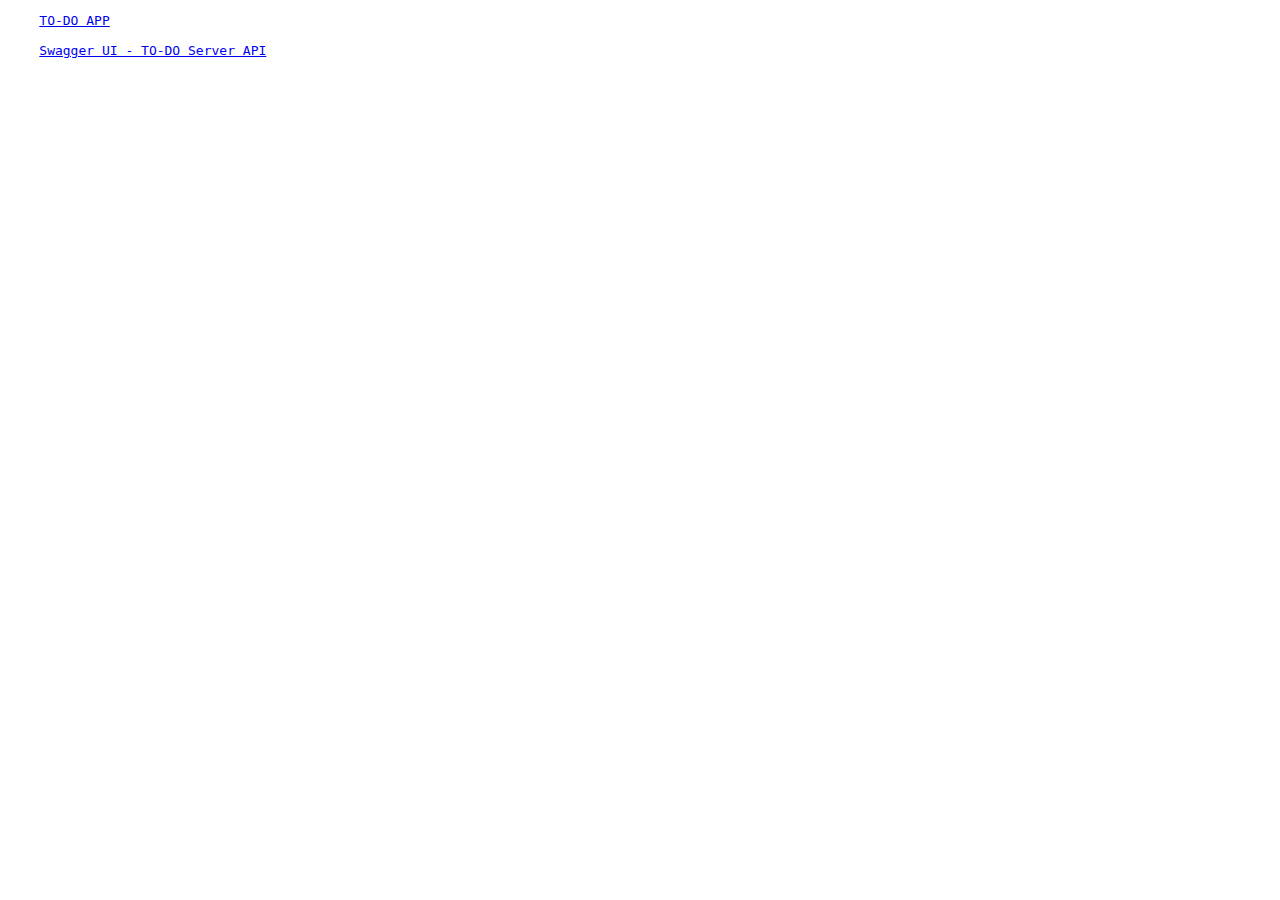
<file: web/index.html>
<!DOCTYPE html>
<html lang="pt-br">
<head>
  <meta charset="UTF-8">
  <meta http-equiv="X-UA-Compatible" content="IE=edge">
  <meta name="viewport" content="width=device-width, initial-scale=1.0">
  <title>Index of /</title>
</head>
<body>
  <pre>
    <a href="app/index.html">TO-DO APP</a>

    <a href="docs/index.html">Swagger UI - TO-DO Server API</a>
  </pre>
</body>
</html>
</file>
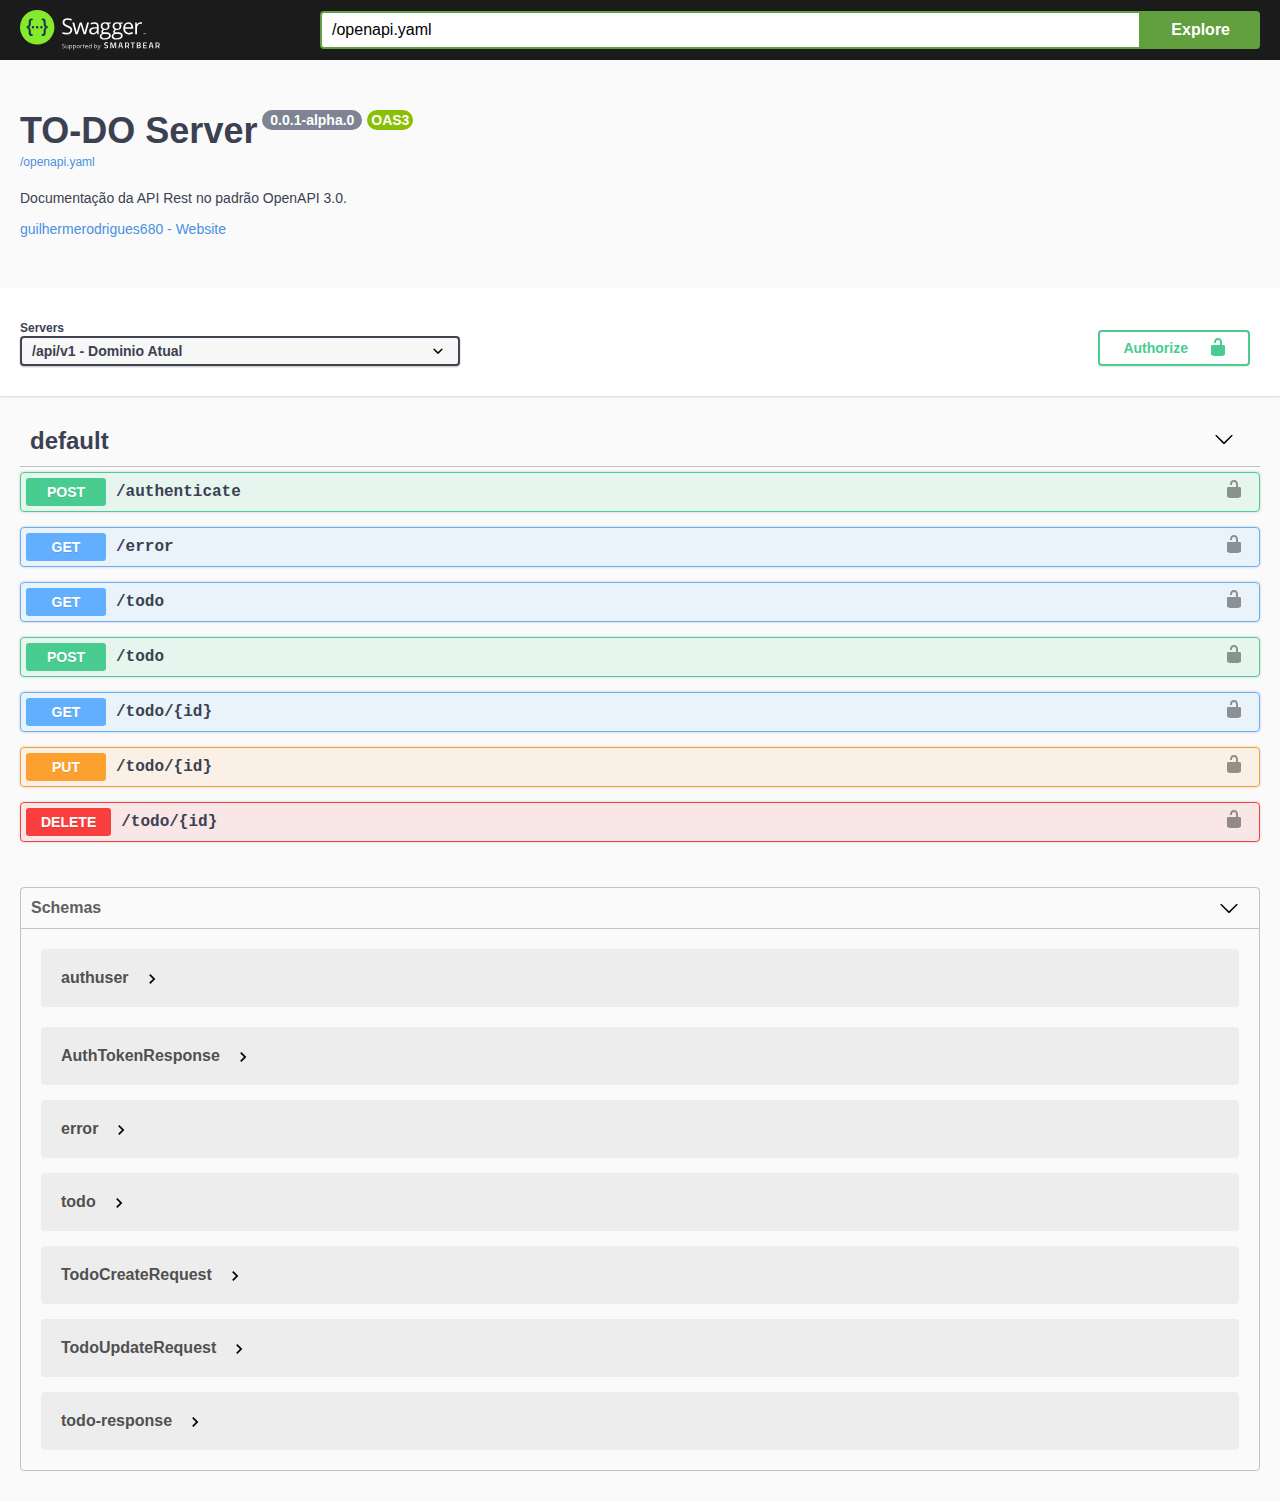
<file: web/docs/index.html>
<!-- https://github.com/swagger-api/swagger-ui/blob/v3.46.0/dist/index.html -->
<!-- HTML for static distribution bundle build -->
<!DOCTYPE html>
<html lang="pt-br">
  <head>
    <meta charset="UTF-8">
    <title>Swagger UI</title>
    <link rel="stylesheet" type="text/css" href="./swagger-ui.css" />
    <link rel="icon" type="image/png" href="./favicon-32x32.png" sizes="32x32" />
    <link rel="icon" type="image/png" href="./favicon-16x16.png" sizes="16x16" />
    <style>
      html
      {
        box-sizing: border-box;
        overflow: -moz-scrollbars-vertical;
        overflow-y: scroll;
      }

      *,
      *:before,
      *:after
      {
        box-sizing: inherit;
      }

      body
      {
        margin:0;
        background: #fafafa;
      }
    </style>
  </head>

  <body>
    <div id="swagger-ui"></div>

    <script src="./swagger-ui-bundle.js" charset="UTF-8"> </script>
    <script src="./swagger-ui-standalone-preset.js" charset="UTF-8"> </script>
    <script>
    window.onload = function() {
      // Begin Swagger UI call region
      const ui = SwaggerUIBundle({
        url: "/openapi.yaml",
        dom_id: '#swagger-ui',
        deepLinking: true,
        presets: [
          SwaggerUIBundle.presets.apis,
          SwaggerUIStandalonePreset
        ],
        plugins: [
          SwaggerUIBundle.plugins.DownloadUrl
        ],
        layout: "StandaloneLayout"
      });
      // End Swagger UI call region

      window.ui = ui;
    };
  </script>
  </body>
</html>
</file>
<file: web/docs/swagger-ui.css>
.swagger-ui{
  /*! normalize.css v7.0.0 | MIT License | github.com/necolas/normalize.css */font-family:sans-serif;color:#3b4151}.swagger-ui html{line-height:1.15;-ms-text-size-adjust:100%;-webkit-text-size-adjust:100%}.swagger-ui body{margin:0}.swagger-ui article,.swagger-ui aside,.swagger-ui footer,.swagger-ui header,.swagger-ui nav,.swagger-ui section{display:block}.swagger-ui h1{font-size:2em;margin:.67em 0}.swagger-ui figcaption,.swagger-ui figure,.swagger-ui main{display:block}.swagger-ui figure{margin:1em 40px}.swagger-ui hr{box-sizing:content-box;height:0;overflow:visible}.swagger-ui pre{font-family:monospace,monospace;font-size:1em}.swagger-ui a{background-color:transparent;-webkit-text-decoration-skip:objects}.swagger-ui abbr[title]{border-bottom:none;text-decoration:underline;-webkit-text-decoration:underline dotted;text-decoration:underline dotted}.swagger-ui b,.swagger-ui strong{font-weight:inherit;font-weight:bolder}.swagger-ui code,.swagger-ui kbd,.swagger-ui samp{font-family:monospace,monospace;font-size:1em}.swagger-ui dfn{font-style:italic}.swagger-ui mark{background-color:#ff0;color:#000}.swagger-ui small{font-size:80%}.swagger-ui sub,.swagger-ui sup{font-size:75%;line-height:0;position:relative;vertical-align:baseline}.swagger-ui sub{bottom:-.25em}.swagger-ui sup{top:-.5em}.swagger-ui audio,.swagger-ui video{display:inline-block}.swagger-ui audio:not([controls]){display:none;height:0}.swagger-ui img{border-style:none}.swagger-ui svg:not(:root){overflow:hidden}.swagger-ui button,.swagger-ui input,.swagger-ui optgroup,.swagger-ui select,.swagger-ui textarea{font-family:sans-serif;font-size:100%;line-height:1.15;margin:0}.swagger-ui button,.swagger-ui input{overflow:visible}.swagger-ui button,.swagger-ui select{text-transform:none}.swagger-ui [type=reset],.swagger-ui [type=submit],.swagger-ui button,.swagger-ui html [type=button]{-webkit-appearance:button}.swagger-ui [type=button]::-moz-focus-inner,.swagger-ui [type=reset]::-moz-focus-inner,.swagger-ui [type=submit]::-moz-focus-inner,.swagger-ui button::-moz-focus-inner{border-style:none;padding:0}.swagger-ui [type=button]:-moz-focusring,.swagger-ui [type=reset]:-moz-focusring,.swagger-ui [type=submit]:-moz-focusring,.swagger-ui button:-moz-focusring{outline:1px dotted ButtonText}.swagger-ui fieldset{padding:.35em .75em .625em}.swagger-ui legend{box-sizing:border-box;color:inherit;display:table;max-width:100%;padding:0;white-space:normal}.swagger-ui progress{display:inline-block;vertical-align:baseline}.swagger-ui textarea{overflow:auto}.swagger-ui [type=checkbox],.swagger-ui [type=radio]{box-sizing:border-box;padding:0}.swagger-ui [type=number]::-webkit-inner-spin-button,.swagger-ui [type=number]::-webkit-outer-spin-button{height:auto}.swagger-ui [type=search]{-webkit-appearance:textfield;outline-offset:-2px}.swagger-ui [type=search]::-webkit-search-cancel-button,.swagger-ui [type=search]::-webkit-search-decoration{-webkit-appearance:none}.swagger-ui ::-webkit-file-upload-button{-webkit-appearance:button;font:inherit}.swagger-ui details,.swagger-ui menu{display:block}.swagger-ui summary{display:list-item}.swagger-ui canvas{display:inline-block}.swagger-ui template{display:none}.swagger-ui [hidden]{display:none}.swagger-ui .debug *{outline:1px solid gold}.swagger-ui .debug-white *{outline:1px solid #fff}.swagger-ui .debug-black *{outline:1px solid #000}.swagger-ui .debug-grid{background:transparent url([data-uri]) repeat 0 0}.swagger-ui .debug-grid-16{background:transparent url([data-uri]) repeat 0 0}.swagger-ui .debug-grid-8-solid{background:#fff url([data-uri]) repeat 0 0}.swagger-ui .debug-grid-16-solid{background:#fff url([data-uri]) repeat 0 0}.swagger-ui .border-box,.swagger-ui a,.swagger-ui article,.swagger-ui body,.swagger-ui code,.swagger-ui dd,.swagger-ui div,.swagger-ui dl,.swagger-ui dt,.swagger-ui fieldset,.swagger-ui footer,.swagger-ui form,.swagger-ui h1,.swagger-ui h2,.swagger-ui h3,.swagger-ui h4,.swagger-ui h5,.swagger-ui h6,.swagger-ui header,.swagger-ui html,.swagger-ui input[type=email],.swagger-ui input[type=number],.swagger-ui input[type=password],.swagger-ui input[type=tel],.swagger-ui input[type=text],.swagger-ui input[type=url],.swagger-ui legend,.swagger-ui li,.swagger-ui main,.swagger-ui ol,.swagger-ui p,.swagger-ui pre,.swagger-ui section,.swagger-ui table,.swagger-ui td,.swagger-ui textarea,.swagger-ui th,.swagger-ui tr,.swagger-ui ul{box-sizing:border-box}.swagger-ui .aspect-ratio{height:0;position:relative}.swagger-ui .aspect-ratio--16x9{padding-bottom:56.25%}.swagger-ui .aspect-ratio--9x16{padding-bottom:177.77%}.swagger-ui .aspect-ratio--4x3{padding-bottom:75%}.swagger-ui .aspect-ratio--3x4{padding-bottom:133.33%}.swagger-ui .aspect-ratio--6x4{padding-bottom:66.6%}.swagger-ui .aspect-ratio--4x6{padding-bottom:150%}.swagger-ui .aspect-ratio--8x5{padding-bottom:62.5%}.swagger-ui .aspect-ratio--5x8{padding-bottom:160%}.swagger-ui .aspect-ratio--7x5{padding-bottom:71.42%}.swagger-ui .aspect-ratio--5x7{padding-bottom:140%}.swagger-ui .aspect-ratio--1x1{padding-bottom:100%}.swagger-ui .aspect-ratio--object{position:absolute;top:0;right:0;bottom:0;left:0;width:100%;height:100%;z-index:100}@media screen and (min-width:30em){.swagger-ui .aspect-ratio-ns{height:0;position:relative}.swagger-ui .aspect-ratio--16x9-ns{padding-bottom:56.25%}.swagger-ui .aspect-ratio--9x16-ns{padding-bottom:177.77%}.swagger-ui .aspect-ratio--4x3-ns{padding-bottom:75%}.swagger-ui .aspect-ratio--3x4-ns{padding-bottom:133.33%}.swagger-ui .aspect-ratio--6x4-ns{padding-bottom:66.6%}.swagger-ui .aspect-ratio--4x6-ns{padding-bottom:150%}.swagger-ui .aspect-ratio--8x5-ns{padding-bottom:62.5%}.swagger-ui .aspect-ratio--5x8-ns{padding-bottom:160%}.swagger-ui .aspect-ratio--7x5-ns{padding-bottom:71.42%}.swagger-ui .aspect-ratio--5x7-ns{padding-bottom:140%}.swagger-ui .aspect-ratio--1x1-ns{padding-bottom:100%}.swagger-ui .aspect-ratio--object-ns{position:absolute;top:0;right:0;bottom:0;left:0;width:100%;height:100%;z-index:100}}@media screen and (min-width:30em) and (max-width:60em){.swagger-ui .aspect-ratio-m{height:0;position:relative}.swagger-ui .aspect-ratio--16x9-m{padding-bottom:56.25%}.swagger-ui .aspect-ratio--9x16-m{padding-bottom:177.77%}.swagger-ui .aspect-ratio--4x3-m{padding-bottom:75%}.swagger-ui .aspect-ratio--3x4-m{padding-bottom:133.33%}.swagger-ui .aspect-ratio--6x4-m{padding-bottom:66.6%}.swagger-ui .aspect-ratio--4x6-m{padding-bottom:150%}.swagger-ui .aspect-ratio--8x5-m{padding-bottom:62.5%}.swagger-ui .aspect-ratio--5x8-m{padding-bottom:160%}.swagger-ui .aspect-ratio--7x5-m{padding-bottom:71.42%}.swagger-ui .aspect-ratio--5x7-m{padding-bottom:140%}.swagger-ui .aspect-ratio--1x1-m{padding-bottom:100%}.swagger-ui .aspect-ratio--object-m{position:absolute;top:0;right:0;bottom:0;left:0;width:100%;height:100%;z-index:100}}@media screen and (min-width:60em){.swagger-ui .aspect-ratio-l{height:0;position:relative}.swagger-ui .aspect-ratio--16x9-l{padding-bottom:56.25%}.swagger-ui .aspect-ratio--9x16-l{padding-bottom:177.77%}.swagger-ui .aspect-ratio--4x3-l{padding-bottom:75%}.swagger-ui .aspect-ratio--3x4-l{padding-bottom:133.33%}.swagger-ui .aspect-ratio--6x4-l{padding-bottom:66.6%}.swagger-ui .aspect-ratio--4x6-l{padding-bottom:150%}.swagger-ui .aspect-ratio--8x5-l{padding-bottom:62.5%}.swagger-ui .aspect-ratio--5x8-l{padding-bottom:160%}.swagger-ui .aspect-ratio--7x5-l{padding-bottom:71.42%}.swagger-ui .aspect-ratio--5x7-l{padding-bottom:140%}.swagger-ui .aspect-ratio--1x1-l{padding-bottom:100%}.swagger-ui .aspect-ratio--object-l{position:absolute;top:0;right:0;bottom:0;left:0;width:100%;height:100%;z-index:100}}.swagger-ui img{max-width:100%}.swagger-ui .cover{background-size:cover!important}.swagger-ui .contain{background-size:contain!important}@media screen and (min-width:30em){.swagger-ui .cover-ns{background-size:cover!important}.swagger-ui .contain-ns{background-size:contain!important}}@media screen and (min-width:30em) and (max-width:60em){.swagger-ui .cover-m{background-size:cover!important}.swagger-ui .contain-m{background-size:contain!important}}@media screen and (min-width:60em){.swagger-ui .cover-l{background-size:cover!important}.swagger-ui .contain-l{background-size:contain!important}}.swagger-ui .bg-center{background-repeat:no-repeat;background-position:50%}.swagger-ui .bg-top{background-repeat:no-repeat;background-position:top}.swagger-ui .bg-right{background-repeat:no-repeat;background-position:100%}.swagger-ui .bg-bottom{background-repeat:no-repeat;background-position:bottom}.swagger-ui .bg-left{background-repeat:no-repeat;background-position:0}@media screen and (min-width:30em){.swagger-ui .bg-center-ns{background-repeat:no-repeat;background-position:50%}.swagger-ui .bg-top-ns{background-repeat:no-repeat;background-position:top}.swagger-ui .bg-right-ns{background-repeat:no-repeat;background-position:100%}.swagger-ui .bg-bottom-ns{background-repeat:no-repeat;background-position:bottom}.swagger-ui .bg-left-ns{background-repeat:no-repeat;background-position:0}}@media screen and (min-width:30em) and (max-width:60em){.swagger-ui .bg-center-m{background-repeat:no-repeat;background-position:50%}.swagger-ui .bg-top-m{background-repeat:no-repeat;background-position:top}.swagger-ui .bg-right-m{background-repeat:no-repeat;background-position:100%}.swagger-ui .bg-bottom-m{background-repeat:no-repeat;background-position:bottom}.swagger-ui .bg-left-m{background-repeat:no-repeat;background-position:0}}@media screen and (min-width:60em){.swagger-ui .bg-center-l{background-repeat:no-repeat;background-position:50%}.swagger-ui .bg-top-l{background-repeat:no-repeat;background-position:top}.swagger-ui .bg-right-l{background-repeat:no-repeat;background-position:100%}.swagger-ui .bg-bottom-l{background-repeat:no-repeat;background-position:bottom}.swagger-ui .bg-left-l{background-repeat:no-repeat;background-position:0}}.swagger-ui .outline{outline:1px solid}.swagger-ui .outline-transparent{outline:1px solid transparent}.swagger-ui .outline-0{outline:0}@media screen and (min-width:30em){.swagger-ui .outline-ns{outline:1px solid}.swagger-ui .outline-transparent-ns{outline:1px solid transparent}.swagger-ui .outline-0-ns{outline:0}}@media screen and (min-width:30em) and (max-width:60em){.swagger-ui .outline-m{outline:1px solid}.swagger-ui .outline-transparent-m{outline:1px solid transparent}.swagger-ui .outline-0-m{outline:0}}@media screen and (min-width:60em){.swagger-ui .outline-l{outline:1px solid}.swagger-ui .outline-transparent-l{outline:1px solid transparent}.swagger-ui .outline-0-l{outline:0}}.swagger-ui .ba{border-style:solid;border-width:1px}.swagger-ui .bt{border-top-style:solid;border-top-width:1px}.swagger-ui .br{border-right-style:solid;border-right-width:1px}.swagger-ui .bb{border-bottom-style:solid;border-bottom-width:1px}.swagger-ui .bl{border-left-style:solid;border-left-width:1px}.swagger-ui .bn{border-style:none;border-width:0}@media screen and (min-width:30em){.swagger-ui .ba-ns{border-style:solid;border-width:1px}.swagger-ui .bt-ns{border-top-style:solid;border-top-width:1px}.swagger-ui .br-ns{border-right-style:solid;border-right-width:1px}.swagger-ui .bb-ns{border-bottom-style:solid;border-bottom-width:1px}.swagger-ui .bl-ns{border-left-style:solid;border-left-width:1px}.swagger-ui .bn-ns{border-style:none;border-width:0}}@media screen and (min-width:30em) and (max-width:60em){.swagger-ui .ba-m{border-style:solid;border-width:1px}.swagger-ui .bt-m{border-top-style:solid;border-top-width:1px}.swagger-ui .br-m{border-right-style:solid;border-right-width:1px}.swagger-ui .bb-m{border-bottom-style:solid;border-bottom-width:1px}.swagger-ui .bl-m{border-left-style:solid;border-left-width:1px}.swagger-ui .bn-m{border-style:none;border-width:0}}@media screen and (min-width:60em){.swagger-ui .ba-l{border-style:solid;border-width:1px}.swagger-ui .bt-l{border-top-style:solid;border-top-width:1px}.swagger-ui .br-l{border-right-style:solid;border-right-width:1px}.swagger-ui .bb-l{border-bottom-style:solid;border-bottom-width:1px}.swagger-ui .bl-l{border-left-style:solid;border-left-width:1px}.swagger-ui .bn-l{border-style:none;border-width:0}}.swagger-ui .b--black{border-color:#000}.swagger-ui .b--near-black{border-color:#111}.swagger-ui .b--dark-gray{border-color:#333}.swagger-ui .b--mid-gray{border-color:#555}.swagger-ui .b--gray{border-color:#777}.swagger-ui .b--silver{border-color:#999}.swagger-ui .b--light-silver{border-color:#aaa}.swagger-ui .b--moon-gray{border-color:#ccc}.swagger-ui .b--light-gray{border-color:#eee}.swagger-ui .b--near-white{border-color:#f4f4f4}.swagger-ui .b--white{border-color:#fff}.swagger-ui .b--white-90{border-color:hsla(0,0%,100%,.9)}.swagger-ui .b--white-80{border-color:hsla(0,0%,100%,.8)}.swagger-ui .b--white-70{border-color:hsla(0,0%,100%,.7)}.swagger-ui .b--white-60{border-color:hsla(0,0%,100%,.6)}.swagger-ui .b--white-50{border-color:hsla(0,0%,100%,.5)}.swagger-ui .b--white-40{border-color:hsla(0,0%,100%,.4)}.swagger-ui .b--white-30{border-color:hsla(0,0%,100%,.3)}.swagger-ui .b--white-20{border-color:hsla(0,0%,100%,.2)}.swagger-ui .b--white-10{border-color:hsla(0,0%,100%,.1)}.swagger-ui .b--white-05{border-color:hsla(0,0%,100%,.05)}.swagger-ui .b--white-025{border-color:hsla(0,0%,100%,.025)}.swagger-ui .b--white-0125{border-color:hsla(0,0%,100%,.0125)}.swagger-ui .b--black-90{border-color:rgba(0,0,0,.9)}.swagger-ui .b--black-80{border-color:rgba(0,0,0,.8)}.swagger-ui .b--black-70{border-color:rgba(0,0,0,.7)}.swagger-ui .b--black-60{border-color:rgba(0,0,0,.6)}.swagger-ui .b--black-50{border-color:rgba(0,0,0,.5)}.swagger-ui .b--black-40{border-color:rgba(0,0,0,.4)}.swagger-ui .b--black-30{border-color:rgba(0,0,0,.3)}.swagger-ui .b--black-20{border-color:rgba(0,0,0,.2)}.swagger-ui .b--black-10{border-color:rgba(0,0,0,.1)}.swagger-ui .b--black-05{border-color:rgba(0,0,0,.05)}.swagger-ui .b--black-025{border-color:rgba(0,0,0,.025)}.swagger-ui .b--black-0125{border-color:rgba(0,0,0,.0125)}.swagger-ui .b--dark-red{border-color:#e7040f}.swagger-ui .b--red{border-color:#ff4136}.swagger-ui .b--light-red{border-color:#ff725c}.swagger-ui .b--orange{border-color:#ff6300}.swagger-ui .b--gold{border-color:#ffb700}.swagger-ui .b--yellow{border-color:gold}.swagger-ui .b--light-yellow{border-color:#fbf1a9}.swagger-ui .b--purple{border-color:#5e2ca5}.swagger-ui .b--light-purple{border-color:#a463f2}.swagger-ui .b--dark-pink{border-color:#d5008f}.swagger-ui .b--hot-pink{border-color:#ff41b4}.swagger-ui .b--pink{border-color:#ff80cc}.swagger-ui .b--light-pink{border-color:#ffa3d7}.swagger-ui .b--dark-green{border-color:#137752}.swagger-ui .b--green{border-color:#19a974}.swagger-ui .b--light-green{border-color:#9eebcf}.swagger-ui .b--navy{border-color:#001b44}.swagger-ui .b--dark-blue{border-color:#00449e}.swagger-ui .b--blue{border-color:#357edd}.swagger-ui .b--light-blue{border-color:#96ccff}.swagger-ui .b--lightest-blue{border-color:#cdecff}.swagger-ui .b--washed-blue{border-color:#f6fffe}.swagger-ui .b--washed-green{border-color:#e8fdf5}.swagger-ui .b--washed-yellow{border-color:#fffceb}.swagger-ui .b--washed-red{border-color:#ffdfdf}.swagger-ui .b--transparent{border-color:transparent}.swagger-ui .b--inherit{border-color:inherit}.swagger-ui .br0{border-radius:0}.swagger-ui .br1{border-radius:.125rem}.swagger-ui .br2{border-radius:.25rem}.swagger-ui .br3{border-radius:.5rem}.swagger-ui .br4{border-radius:1rem}.swagger-ui .br-100{border-radius:100%}.swagger-ui .br-pill{border-radius:9999px}.swagger-ui .br--bottom{border-top-left-radius:0;border-top-right-radius:0}.swagger-ui .br--top{border-bottom-left-radius:0;border-bottom-right-radius:0}.swagger-ui .br--right{border-top-left-radius:0;border-bottom-left-radius:0}.swagger-ui .br--left{border-top-right-radius:0;border-bottom-right-radius:0}@media screen and (min-width:30em){.swagger-ui .br0-ns{border-radius:0}.swagger-ui .br1-ns{border-radius:.125rem}.swagger-ui .br2-ns{border-radius:.25rem}.swagger-ui .br3-ns{border-radius:.5rem}.swagger-ui .br4-ns{border-radius:1rem}.swagger-ui .br-100-ns{border-radius:100%}.swagger-ui .br-pill-ns{border-radius:9999px}.swagger-ui .br--bottom-ns{border-top-left-radius:0;border-top-right-radius:0}.swagger-ui .br--top-ns{border-bottom-left-radius:0;border-bottom-right-radius:0}.swagger-ui .br--right-ns{border-top-left-radius:0;border-bottom-left-radius:0}.swagger-ui .br--left-ns{border-top-right-radius:0;border-bottom-right-radius:0}}@media screen and (min-width:30em) and (max-width:60em){.swagger-ui .br0-m{border-radius:0}.swagger-ui .br1-m{border-radius:.125rem}.swagger-ui .br2-m{border-radius:.25rem}.swagger-ui .br3-m{border-radius:.5rem}.swagger-ui .br4-m{border-radius:1rem}.swagger-ui .br-100-m{border-radius:100%}.swagger-ui .br-pill-m{border-radius:9999px}.swagger-ui .br--bottom-m{border-top-left-radius:0;border-top-right-radius:0}.swagger-ui .br--top-m{border-bottom-left-radius:0;border-bottom-right-radius:0}.swagger-ui .br--right-m{border-top-left-radius:0;border-bottom-left-radius:0}.swagger-ui .br--left-m{border-top-right-radius:0;border-bottom-right-radius:0}}@media screen and (min-width:60em){.swagger-ui .br0-l{border-radius:0}.swagger-ui .br1-l{border-radius:.125rem}.swagger-ui .br2-l{border-radius:.25rem}.swagger-ui .br3-l{border-radius:.5rem}.swagger-ui .br4-l{border-radius:1rem}.swagger-ui .br-100-l{border-radius:100%}.swagger-ui .br-pill-l{border-radius:9999px}.swagger-ui .br--bottom-l{border-top-left-radius:0;border-top-right-radius:0}.swagger-ui .br--top-l{border-bottom-left-radius:0;border-bottom-right-radius:0}.swagger-ui .br--right-l{border-top-left-radius:0;border-bottom-left-radius:0}.swagger-ui .br--left-l{border-top-right-radius:0;border-bottom-right-radius:0}}.swagger-ui .b--dotted{border-style:dotted}.swagger-ui .b--dashed{border-style:dashed}.swagger-ui .b--solid{border-style:solid}.swagger-ui .b--none{border-style:none}@media screen and (min-width:30em){.swagger-ui .b--dotted-ns{border-style:dotted}.swagger-ui .b--dashed-ns{border-style:dashed}.swagger-ui .b--solid-ns{border-style:solid}.swagger-ui .b--none-ns{border-style:none}}@media screen and (min-width:30em) and (max-width:60em){.swagger-ui .b--dotted-m{border-style:dotted}.swagger-ui .b--dashed-m{border-style:dashed}.swagger-ui .b--solid-m{border-style:solid}.swagger-ui .b--none-m{border-style:none}}@media screen and (min-width:60em){.swagger-ui .b--dotted-l{border-style:dotted}.swagger-ui .b--dashed-l{border-style:dashed}.swagger-ui .b--solid-l{border-style:solid}.swagger-ui .b--none-l{border-style:none}}.swagger-ui .bw0{border-width:0}.swagger-ui .bw1{border-width:.125rem}.swagger-ui .bw2{border-width:.25rem}.swagger-ui .bw3{border-width:.5rem}.swagger-ui .bw4{border-width:1rem}.swagger-ui .bw5{border-width:2rem}.swagger-ui .bt-0{border-top-width:0}.swagger-ui .br-0{border-right-width:0}.swagger-ui .bb-0{border-bottom-width:0}.swagger-ui .bl-0{border-left-width:0}@media screen and (min-width:30em){.swagger-ui .bw0-ns{border-width:0}.swagger-ui .bw1-ns{border-width:.125rem}.swagger-ui .bw2-ns{border-width:.25rem}.swagger-ui .bw3-ns{border-width:.5rem}.swagger-ui .bw4-ns{border-width:1rem}.swagger-ui .bw5-ns{border-width:2rem}.swagger-ui .bt-0-ns{border-top-width:0}.swagger-ui .br-0-ns{border-right-width:0}.swagger-ui .bb-0-ns{border-bottom-width:0}.swagger-ui .bl-0-ns{border-left-width:0}}@media screen and (min-width:30em) and (max-width:60em){.swagger-ui .bw0-m{border-width:0}.swagger-ui .bw1-m{border-width:.125rem}.swagger-ui .bw2-m{border-width:.25rem}.swagger-ui .bw3-m{border-width:.5rem}.swagger-ui .bw4-m{border-width:1rem}.swagger-ui .bw5-m{border-width:2rem}.swagger-ui .bt-0-m{border-top-width:0}.swagger-ui .br-0-m{border-right-width:0}.swagger-ui .bb-0-m{border-bottom-width:0}.swagger-ui .bl-0-m{border-left-width:0}}@media screen and (min-width:60em){.swagger-ui .bw0-l{border-width:0}.swagger-ui .bw1-l{border-width:.125rem}.swagger-ui .bw2-l{border-width:.25rem}.swagger-ui .bw3-l{border-width:.5rem}.swagger-ui .bw4-l{border-width:1rem}.swagger-ui .bw5-l{border-width:2rem}.swagger-ui .bt-0-l{border-top-width:0}.swagger-ui .br-0-l{border-right-width:0}.swagger-ui .bb-0-l{border-bottom-width:0}.swagger-ui .bl-0-l{border-left-width:0}}.swagger-ui .shadow-1{box-shadow:0 0 4px 2px rgba(0,0,0,.2)}.swagger-ui .shadow-2{box-shadow:0 0 8px 2px rgba(0,0,0,.2)}.swagger-ui .shadow-3{box-shadow:2px 2px 4px 2px rgba(0,0,0,.2)}.swagger-ui .shadow-4{box-shadow:2px 2px 8px 0 rgba(0,0,0,.2)}.swagger-ui .shadow-5{box-shadow:4px 4px 8px 0 rgba(0,0,0,.2)}@media screen and (min-width:30em){.swagger-ui .shadow-1-ns{box-shadow:0 0 4px 2px rgba(0,0,0,.2)}.swagger-ui .shadow-2-ns{box-shadow:0 0 8px 2px rgba(0,0,0,.2)}.swagger-ui .shadow-3-ns{box-shadow:2px 2px 4px 2px rgba(0,0,0,.2)}.swagger-ui .shadow-4-ns{box-shadow:2px 2px 8px 0 rgba(0,0,0,.2)}.swagger-ui .shadow-5-ns{box-shadow:4px 4px 8px 0 rgba(0,0,0,.2)}}@media screen and (min-width:30em) and (max-width:60em){.swagger-ui .shadow-1-m{box-shadow:0 0 4px 2px rgba(0,0,0,.2)}.swagger-ui .shadow-2-m{box-shadow:0 0 8px 2px rgba(0,0,0,.2)}.swagger-ui .shadow-3-m{box-shadow:2px 2px 4px 2px rgba(0,0,0,.2)}.swagger-ui .shadow-4-m{box-shadow:2px 2px 8px 0 rgba(0,0,0,.2)}.swagger-ui .shadow-5-m{box-shadow:4px 4px 8px 0 rgba(0,0,0,.2)}}@media screen and (min-width:60em){.swagger-ui .shadow-1-l{box-shadow:0 0 4px 2px rgba(0,0,0,.2)}.swagger-ui .shadow-2-l{box-shadow:0 0 8px 2px rgba(0,0,0,.2)}.swagger-ui .shadow-3-l{box-shadow:2px 2px 4px 2px rgba(0,0,0,.2)}.swagger-ui .shadow-4-l{box-shadow:2px 2px 8px 0 rgba(0,0,0,.2)}.swagger-ui .shadow-5-l{box-shadow:4px 4px 8px 0 rgba(0,0,0,.2)}}.swagger-ui .pre{overflow-x:auto;overflow-y:hidden;overflow:scroll}.swagger-ui .top-0{top:0}.swagger-ui .right-0{right:0}.swagger-ui .bottom-0{bottom:0}.swagger-ui .left-0{left:0}.swagger-ui .top-1{top:1rem}.swagger-ui .right-1{right:1rem}.swagger-ui .bottom-1{bottom:1rem}.swagger-ui .left-1{left:1rem}.swagger-ui .top-2{top:2rem}.swagger-ui .right-2{right:2rem}.swagger-ui .bottom-2{bottom:2rem}.swagger-ui .left-2{left:2rem}.swagger-ui .top--1{top:-1rem}.swagger-ui .right--1{right:-1rem}.swagger-ui .bottom--1{bottom:-1rem}.swagger-ui .left--1{left:-1rem}.swagger-ui .top--2{top:-2rem}.swagger-ui .right--2{right:-2rem}.swagger-ui .bottom--2{bottom:-2rem}.swagger-ui .left--2{left:-2rem}.swagger-ui .absolute--fill{top:0;right:0;bottom:0;left:0}@media screen and (min-width:30em){.swagger-ui .top-0-ns{top:0}.swagger-ui .left-0-ns{left:0}.swagger-ui .right-0-ns{right:0}.swagger-ui .bottom-0-ns{bottom:0}.swagger-ui .top-1-ns{top:1rem}.swagger-ui .left-1-ns{left:1rem}.swagger-ui .right-1-ns{right:1rem}.swagger-ui .bottom-1-ns{bottom:1rem}.swagger-ui .top-2-ns{top:2rem}.swagger-ui .left-2-ns{left:2rem}.swagger-ui .right-2-ns{right:2rem}.swagger-ui .bottom-2-ns{bottom:2rem}.swagger-ui .top--1-ns{top:-1rem}.swagger-ui .right--1-ns{right:-1rem}.swagger-ui .bottom--1-ns{bottom:-1rem}.swagger-ui .left--1-ns{left:-1rem}.swagger-ui .top--2-ns{top:-2rem}.swagger-ui .right--2-ns{right:-2rem}.swagger-ui .bottom--2-ns{bottom:-2rem}.swagger-ui .left--2-ns{left:-2rem}.swagger-ui .absolute--fill-ns{top:0;right:0;bottom:0;left:0}}@media screen and (min-width:30em) and (max-width:60em){.swagger-ui .top-0-m{top:0}.swagger-ui .left-0-m{left:0}.swagger-ui .right-0-m{right:0}.swagger-ui .bottom-0-m{bottom:0}.swagger-ui .top-1-m{top:1rem}.swagger-ui .left-1-m{left:1rem}.swagger-ui .right-1-m{right:1rem}.swagger-ui .bottom-1-m{bottom:1rem}.swagger-ui .top-2-m{top:2rem}.swagger-ui .left-2-m{left:2rem}.swagger-ui .right-2-m{right:2rem}.swagger-ui .bottom-2-m{bottom:2rem}.swagger-ui .top--1-m{top:-1rem}.swagger-ui .right--1-m{right:-1rem}.swagger-ui .bottom--1-m{bottom:-1rem}.swagger-ui .left--1-m{left:-1rem}.swagger-ui .top--2-m{top:-2rem}.swagger-ui .right--2-m{right:-2rem}.swagger-ui .bottom--2-m{bottom:-2rem}.swagger-ui .left--2-m{left:-2rem}.swagger-ui .absolute--fill-m{top:0;right:0;bottom:0;left:0}}@media screen and (min-width:60em){.swagger-ui .top-0-l{top:0}.swagger-ui .left-0-l{left:0}.swagger-ui .right-0-l{right:0}.swagger-ui .bottom-0-l{bottom:0}.swagger-ui .top-1-l{top:1rem}.swagger-ui .left-1-l{left:1rem}.swagger-ui .right-1-l{right:1rem}.swagger-ui .bottom-1-l{bottom:1rem}.swagger-ui .top-2-l{top:2rem}.swagger-ui .left-2-l{left:2rem}.swagger-ui .right-2-l{right:2rem}.swagger-ui .bottom-2-l{bottom:2rem}.swagger-ui .top--1-l{top:-1rem}.swagger-ui .right--1-l{right:-1rem}.swagger-ui .bottom--1-l{bottom:-1rem}.swagger-ui .left--1-l{left:-1rem}.swagger-ui .top--2-l{top:-2rem}.swagger-ui .right--2-l{right:-2rem}.swagger-ui .bottom--2-l{bottom:-2rem}.swagger-ui .left--2-l{left:-2rem}.swagger-ui .absolute--fill-l{top:0;right:0;bottom:0;left:0}}.swagger-ui .cf:after,.swagger-ui .cf:before{content:" ";display:table}.swagger-ui .cf:after{clear:both}.swagger-ui .cf{*zoom:1}.swagger-ui .cl{clear:left}.swagger-ui .cr{clear:right}.swagger-ui .cb{clear:both}.swagger-ui .cn{clear:none}@media screen and (min-width:30em){.swagger-ui .cl-ns{clear:left}.swagger-ui .cr-ns{clear:right}.swagger-ui .cb-ns{clear:both}.swagger-ui .cn-ns{clear:none}}@media screen and (min-width:30em) and (max-width:60em){.swagger-ui .cl-m{clear:left}.swagger-ui .cr-m{clear:right}.swagger-ui .cb-m{clear:both}.swagger-ui .cn-m{clear:none}}@media screen and (min-width:60em){.swagger-ui .cl-l{clear:left}.swagger-ui .cr-l{clear:right}.swagger-ui .cb-l{clear:both}.swagger-ui .cn-l{clear:none}}.swagger-ui .flex{display:flex}.swagger-ui .inline-flex{display:inline-flex}.swagger-ui .flex-auto{flex:1 1 auto;min-width:0;min-height:0}.swagger-ui .flex-none{flex:none}.swagger-ui .flex-column{flex-direction:column}.swagger-ui .flex-row{flex-direction:row}.swagger-ui .flex-wrap{flex-wrap:wrap}.swagger-ui .flex-nowrap{flex-wrap:nowrap}.swagger-ui .flex-wrap-reverse{flex-wrap:wrap-reverse}.swagger-ui .flex-column-reverse{flex-direction:column-reverse}.swagger-ui .flex-row-reverse{flex-direction:row-reverse}.swagger-ui .items-start{align-items:flex-start}.swagger-ui .items-end{align-items:flex-end}.swagger-ui .items-center{align-items:center}.swagger-ui .items-baseline{align-items:baseline}.swagger-ui .items-stretch{align-items:stretch}.swagger-ui .self-start{align-self:flex-start}.swagger-ui .self-end{align-self:flex-end}.swagger-ui .self-center{align-self:center}.swagger-ui .self-baseline{align-self:baseline}.swagger-ui .self-stretch{align-self:stretch}.swagger-ui .justify-start{justify-content:flex-start}.swagger-ui .justify-end{justify-content:flex-end}.swagger-ui .justify-center{justify-content:center}.swagger-ui .justify-between{justify-content:space-between}.swagger-ui .justify-around{justify-content:space-around}.swagger-ui .content-start{align-content:flex-start}.swagger-ui .content-end{align-content:flex-end}.swagger-ui .content-center{align-content:center}.swagger-ui .content-between{align-content:space-between}.swagger-ui .content-around{align-content:space-around}.swagger-ui .content-stretch{align-content:stretch}.swagger-ui .order-0{order:0}.swagger-ui .order-1{order:1}.swagger-ui .order-2{order:2}.swagger-ui .order-3{order:3}.swagger-ui .order-4{order:4}.swagger-ui .order-5{order:5}.swagger-ui .order-6{order:6}.swagger-ui .order-7{order:7}.swagger-ui .order-8{order:8}.swagger-ui .order-last{order:99999}.swagger-ui .flex-grow-0{flex-grow:0}.swagger-ui .flex-grow-1{flex-grow:1}.swagger-ui .flex-shrink-0{flex-shrink:0}.swagger-ui .flex-shrink-1{flex-shrink:1}@media screen and (min-width:30em){.swagger-ui .flex-ns{display:flex}.swagger-ui .inline-flex-ns{display:inline-flex}.swagger-ui .flex-auto-ns{flex:1 1 auto;min-width:0;min-height:0}.swagger-ui .flex-none-ns{flex:none}.swagger-ui .flex-column-ns{flex-direction:column}.swagger-ui .flex-row-ns{flex-direction:row}.swagger-ui .flex-wrap-ns{flex-wrap:wrap}.swagger-ui .flex-nowrap-ns{flex-wrap:nowrap}.swagger-ui .flex-wrap-reverse-ns{flex-wrap:wrap-reverse}.swagger-ui .flex-column-reverse-ns{flex-direction:column-reverse}.swagger-ui .flex-row-reverse-ns{flex-direction:row-reverse}.swagger-ui .items-start-ns{align-items:flex-start}.swagger-ui .items-end-ns{align-items:flex-end}.swagger-ui .items-center-ns{align-items:center}.swagger-ui .items-baseline-ns{align-items:baseline}.swagger-ui .items-stretch-ns{align-items:stretch}.swagger-ui .self-start-ns{align-self:flex-start}.swagger-ui .self-end-ns{align-self:flex-end}.swagger-ui .self-center-ns{align-self:center}.swagger-ui .self-baseline-ns{align-self:baseline}.swagger-ui .self-stretch-ns{align-self:stretch}.swagger-ui .justify-start-ns{justify-content:flex-start}.swagger-ui .justify-end-ns{justify-content:flex-end}.swagger-ui .justify-center-ns{justify-content:center}.swagger-ui .justify-between-ns{justify-content:space-between}.swagger-ui .justify-around-ns{justify-content:space-around}.swagger-ui .content-start-ns{align-content:flex-start}.swagger-ui .content-end-ns{align-content:flex-end}.swagger-ui .content-center-ns{align-content:center}.swagger-ui .content-between-ns{align-content:space-between}.swagger-ui .content-around-ns{align-content:space-around}.swagger-ui .content-stretch-ns{align-content:stretch}.swagger-ui .order-0-ns{order:0}.swagger-ui .order-1-ns{order:1}.swagger-ui .order-2-ns{order:2}.swagger-ui .order-3-ns{order:3}.swagger-ui .order-4-ns{order:4}.swagger-ui .order-5-ns{order:5}.swagger-ui .order-6-ns{order:6}.swagger-ui .order-7-ns{order:7}.swagger-ui .order-8-ns{order:8}.swagger-ui .order-last-ns{order:99999}.swagger-ui .flex-grow-0-ns{flex-grow:0}.swagger-ui .flex-grow-1-ns{flex-grow:1}.swagger-ui .flex-shrink-0-ns{flex-shrink:0}.swagger-ui .flex-shrink-1-ns{flex-shrink:1}}@media screen and (min-width:30em) and (max-width:60em){.swagger-ui .flex-m{display:flex}.swagger-ui .inline-flex-m{display:inline-flex}.swagger-ui .flex-auto-m{flex:1 1 auto;min-width:0;min-height:0}.swagger-ui .flex-none-m{flex:none}.swagger-ui .flex-column-m{flex-direction:column}.swagger-ui .flex-row-m{flex-direction:row}.swagger-ui .flex-wrap-m{flex-wrap:wrap}.swagger-ui .flex-nowrap-m{flex-wrap:nowrap}.swagger-ui .flex-wrap-reverse-m{flex-wrap:wrap-reverse}.swagger-ui .flex-column-reverse-m{flex-direction:column-reverse}.swagger-ui .flex-row-reverse-m{flex-direction:row-reverse}.swagger-ui .items-start-m{align-items:flex-start}.swagger-ui .items-end-m{align-items:flex-end}.swagger-ui .items-center-m{align-items:center}.swagger-ui .items-baseline-m{align-items:baseline}.swagger-ui .items-stretch-m{align-items:stretch}.swagger-ui .self-start-m{align-self:flex-start}.swagger-ui .self-end-m{align-self:flex-end}.swagger-ui .self-center-m{align-self:center}.swagger-ui .self-baseline-m{align-self:baseline}.swagger-ui .self-stretch-m{align-self:stretch}.swagger-ui .justify-start-m{justify-content:flex-start}.swagger-ui .justify-end-m{justify-content:flex-end}.swagger-ui .justify-center-m{justify-content:center}.swagger-ui .justify-between-m{justify-content:space-between}.swagger-ui .justify-around-m{justify-content:space-around}.swagger-ui .content-start-m{align-content:flex-start}.swagger-ui .content-end-m{align-content:flex-end}.swagger-ui .content-center-m{align-content:center}.swagger-ui .content-between-m{align-content:space-between}.swagger-ui .content-around-m{align-content:space-around}.swagger-ui .content-stretch-m{align-content:stretch}.swagger-ui .order-0-m{order:0}.swagger-ui .order-1-m{order:1}.swagger-ui .order-2-m{order:2}.swagger-ui .order-3-m{order:3}.swagger-ui .order-4-m{order:4}.swagger-ui .order-5-m{order:5}.swagger-ui .order-6-m{order:6}.swagger-ui .order-7-m{order:7}.swagger-ui .order-8-m{order:8}.swagger-ui .order-last-m{order:99999}.swagger-ui .flex-grow-0-m{flex-grow:0}.swagger-ui .flex-grow-1-m{flex-grow:1}.swagger-ui .flex-shrink-0-m{flex-shrink:0}.swagger-ui .flex-shrink-1-m{flex-shrink:1}}@media screen and (min-width:60em){.swagger-ui .flex-l{display:flex}.swagger-ui .inline-flex-l{display:inline-flex}.swagger-ui .flex-auto-l{flex:1 1 auto;min-width:0;min-height:0}.swagger-ui .flex-none-l{flex:none}.swagger-ui .flex-column-l{flex-direction:column}.swagger-ui .flex-row-l{flex-direction:row}.swagger-ui .flex-wrap-l{flex-wrap:wrap}.swagger-ui .flex-nowrap-l{flex-wrap:nowrap}.swagger-ui .flex-wrap-reverse-l{flex-wrap:wrap-reverse}.swagger-ui .flex-column-reverse-l{flex-direction:column-reverse}.swagger-ui .flex-row-reverse-l{flex-direction:row-reverse}.swagger-ui .items-start-l{align-items:flex-start}.swagger-ui .items-end-l{align-items:flex-end}.swagger-ui .items-center-l{align-items:center}.swagger-ui .items-baseline-l{align-items:baseline}.swagger-ui .items-stretch-l{align-items:stretch}.swagger-ui .self-start-l{align-self:flex-start}.swagger-ui .self-end-l{align-self:flex-end}.swagger-ui .self-center-l{align-self:center}.swagger-ui .self-baseline-l{align-self:baseline}.swagger-ui .self-stretch-l{align-self:stretch}.swagger-ui .justify-start-l{justify-content:flex-start}.swagger-ui .justify-end-l{justify-content:flex-end}.swagger-ui .justify-center-l{justify-content:center}.swagger-ui .justify-between-l{justify-content:space-between}.swagger-ui .justify-around-l{justify-content:space-around}.swagger-ui .content-start-l{align-content:flex-start}.swagger-ui .content-end-l{align-content:flex-end}.swagger-ui .content-center-l{align-content:center}.swagger-ui .content-between-l{align-content:space-between}.swagger-ui .content-around-l{align-content:space-around}.swagger-ui .content-stretch-l{align-content:stretch}.swagger-ui .order-0-l{order:0}.swagger-ui .order-1-l{order:1}.swagger-ui .order-2-l{order:2}.swagger-ui .order-3-l{order:3}.swagger-ui .order-4-l{order:4}.swagger-ui .order-5-l{order:5}.swagger-ui .order-6-l{order:6}.swagger-ui .order-7-l{order:7}.swagger-ui .order-8-l{order:8}.swagger-ui .order-last-l{order:99999}.swagger-ui .flex-grow-0-l{flex-grow:0}.swagger-ui .flex-grow-1-l{flex-grow:1}.swagger-ui .flex-shrink-0-l{flex-shrink:0}.swagger-ui .flex-shrink-1-l{flex-shrink:1}}.swagger-ui .dn{display:none}.swagger-ui .di{display:inline}.swagger-ui .db{display:block}.swagger-ui .dib{display:inline-block}.swagger-ui .dit{display:inline-table}.swagger-ui .dt{display:table}.swagger-ui .dtc{display:table-cell}.swagger-ui .dt-row{display:table-row}.swagger-ui .dt-row-group{display:table-row-group}.swagger-ui .dt-column{display:table-column}.swagger-ui .dt-column-group{display:table-column-group}.swagger-ui .dt--fixed{table-layout:fixed;width:100%}@media screen and (min-width:30em){.swagger-ui .dn-ns{display:none}.swagger-ui .di-ns{display:inline}.swagger-ui .db-ns{display:block}.swagger-ui .dib-ns{display:inline-block}.swagger-ui .dit-ns{display:inline-table}.swagger-ui .dt-ns{display:table}.swagger-ui .dtc-ns{display:table-cell}.swagger-ui .dt-row-ns{display:table-row}.swagger-ui .dt-row-group-ns{display:table-row-group}.swagger-ui .dt-column-ns{display:table-column}.swagger-ui .dt-column-group-ns{display:table-column-group}.swagger-ui .dt--fixed-ns{table-layout:fixed;width:100%}}@media screen and (min-width:30em) and (max-width:60em){.swagger-ui .dn-m{display:none}.swagger-ui .di-m{display:inline}.swagger-ui .db-m{display:block}.swagger-ui .dib-m{display:inline-block}.swagger-ui .dit-m{display:inline-table}.swagger-ui .dt-m{display:table}.swagger-ui .dtc-m{display:table-cell}.swagger-ui .dt-row-m{display:table-row}.swagger-ui .dt-row-group-m{display:table-row-group}.swagger-ui .dt-column-m{display:table-column}.swagger-ui .dt-column-group-m{display:table-column-group}.swagger-ui .dt--fixed-m{table-layout:fixed;width:100%}}@media screen and (min-width:60em){.swagger-ui .dn-l{display:none}.swagger-ui .di-l{display:inline}.swagger-ui .db-l{display:block}.swagger-ui .dib-l{display:inline-block}.swagger-ui .dit-l{display:inline-table}.swagger-ui .dt-l{display:table}.swagger-ui .dtc-l{display:table-cell}.swagger-ui .dt-row-l{display:table-row}.swagger-ui .dt-row-group-l{display:table-row-group}.swagger-ui .dt-column-l{display:table-column}.swagger-ui .dt-column-group-l{display:table-column-group}.swagger-ui .dt--fixed-l{table-layout:fixed;width:100%}}.swagger-ui .fl{float:left;_display:inline}.swagger-ui .fr{float:right;_display:inline}.swagger-ui .fn{float:none}@media screen and (min-width:30em){.swagger-ui .fl-ns{float:left;_display:inline}.swagger-ui .fr-ns{float:right;_display:inline}.swagger-ui .fn-ns{float:none}}@media screen and (min-width:30em) and (max-width:60em){.swagger-ui .fl-m{float:left;_display:inline}.swagger-ui .fr-m{float:right;_display:inline}.swagger-ui .fn-m{float:none}}@media screen and (min-width:60em){.swagger-ui .fl-l{float:left;_display:inline}.swagger-ui .fr-l{float:right;_display:inline}.swagger-ui .fn-l{float:none}}.swagger-ui .sans-serif{font-family:-apple-system,BlinkMacSystemFont,avenir next,avenir,helvetica,helvetica neue,ubuntu,roboto,noto,segoe ui,arial,sans-serif}.swagger-ui .serif{font-family:georgia,serif}.swagger-ui .system-sans-serif{font-family:sans-serif}.swagger-ui .system-serif{font-family:serif}.swagger-ui .code,.swagger-ui code{font-family:Consolas,monaco,monospace}.swagger-ui .courier{font-family:Courier Next,courier,monospace}.swagger-ui .helvetica{font-family:helvetica neue,helvetica,sans-serif}.swagger-ui .avenir{font-family:avenir next,avenir,sans-serif}.swagger-ui .athelas{font-family:athelas,georgia,serif}.swagger-ui .georgia{font-family:georgia,serif}.swagger-ui .times{font-family:times,serif}.swagger-ui .bodoni{font-family:Bodoni MT,serif}.swagger-ui .calisto{font-family:Calisto MT,serif}.swagger-ui .garamond{font-family:garamond,serif}.swagger-ui .baskerville{font-family:baskerville,serif}.swagger-ui .i{font-style:italic}.swagger-ui .fs-normal{font-style:normal}@media screen and (min-width:30em){.swagger-ui .i-ns{font-style:italic}.swagger-ui .fs-normal-ns{font-style:normal}}@media screen and (min-width:30em) and (max-width:60em){.swagger-ui .i-m{font-style:italic}.swagger-ui .fs-normal-m{font-style:normal}}@media screen and (min-width:60em){.swagger-ui .i-l{font-style:italic}.swagger-ui .fs-normal-l{font-style:normal}}.swagger-ui .normal{font-weight:400}.swagger-ui .b{font-weight:700}.swagger-ui .fw1{font-weight:100}.swagger-ui .fw2{font-weight:200}.swagger-ui .fw3{font-weight:300}.swagger-ui .fw4{font-weight:400}.swagger-ui .fw5{font-weight:500}.swagger-ui .fw6{font-weight:600}.swagger-ui .fw7{font-weight:700}.swagger-ui .fw8{font-weight:800}.swagger-ui .fw9{font-weight:900}@media screen and (min-width:30em){.swagger-ui .normal-ns{font-weight:400}.swagger-ui .b-ns{font-weight:700}.swagger-ui .fw1-ns{font-weight:100}.swagger-ui .fw2-ns{font-weight:200}.swagger-ui .fw3-ns{font-weight:300}.swagger-ui .fw4-ns{font-weight:400}.swagger-ui .fw5-ns{font-weight:500}.swagger-ui .fw6-ns{font-weight:600}.swagger-ui .fw7-ns{font-weight:700}.swagger-ui .fw8-ns{font-weight:800}.swagger-ui .fw9-ns{font-weight:900}}@media screen and (min-width:30em) and (max-width:60em){.swagger-ui .normal-m{font-weight:400}.swagger-ui .b-m{font-weight:700}.swagger-ui .fw1-m{font-weight:100}.swagger-ui .fw2-m{font-weight:200}.swagger-ui .fw3-m{font-weight:300}.swagger-ui .fw4-m{font-weight:400}.swagger-ui .fw5-m{font-weight:500}.swagger-ui .fw6-m{font-weight:600}.swagger-ui .fw7-m{font-weight:700}.swagger-ui .fw8-m{font-weight:800}.swagger-ui .fw9-m{font-weight:900}}@media screen and (min-width:60em){.swagger-ui .normal-l{font-weight:400}.swagger-ui .b-l{font-weight:700}.swagger-ui .fw1-l{font-weight:100}.swagger-ui .fw2-l{font-weight:200}.swagger-ui .fw3-l{font-weight:300}.swagger-ui .fw4-l{font-weight:400}.swagger-ui .fw5-l{font-weight:500}.swagger-ui .fw6-l{font-weight:600}.swagger-ui .fw7-l{font-weight:700}.swagger-ui .fw8-l{font-weight:800}.swagger-ui .fw9-l{font-weight:900}}.swagger-ui .input-reset{-webkit-appearance:none;-moz-appearance:none}.swagger-ui .button-reset::-moz-focus-inner,.swagger-ui .input-reset::-moz-focus-inner{border:0;padding:0}.swagger-ui .h1{height:1rem}.swagger-ui .h2{height:2rem}.swagger-ui .h3{height:4rem}.swagger-ui .h4{height:8rem}.swagger-ui .h5{height:16rem}.swagger-ui .h-25{height:25%}.swagger-ui .h-50{height:50%}.swagger-ui .h-75{height:75%}.swagger-ui .h-100{height:100%}.swagger-ui .min-h-100{min-height:100%}.swagger-ui .vh-25{height:25vh}.swagger-ui .vh-50{height:50vh}.swagger-ui .vh-75{height:75vh}.swagger-ui .vh-100{height:100vh}.swagger-ui .min-vh-100{min-height:100vh}.swagger-ui .h-auto{height:auto}.swagger-ui .h-inherit{height:inherit}@media screen and (min-width:30em){.swagger-ui .h1-ns{height:1rem}.swagger-ui .h2-ns{height:2rem}.swagger-ui .h3-ns{height:4rem}.swagger-ui .h4-ns{height:8rem}.swagger-ui .h5-ns{height:16rem}.swagger-ui .h-25-ns{height:25%}.swagger-ui .h-50-ns{height:50%}.swagger-ui .h-75-ns{height:75%}.swagger-ui .h-100-ns{height:100%}.swagger-ui .min-h-100-ns{min-height:100%}.swagger-ui .vh-25-ns{height:25vh}.swagger-ui .vh-50-ns{height:50vh}.swagger-ui .vh-75-ns{height:75vh}.swagger-ui .vh-100-ns{height:100vh}.swagger-ui .min-vh-100-ns{min-height:100vh}.swagger-ui .h-auto-ns{height:auto}.swagger-ui .h-inherit-ns{height:inherit}}@media screen and (min-width:30em) and (max-width:60em){.swagger-ui .h1-m{height:1rem}.swagger-ui .h2-m{height:2rem}.swagger-ui .h3-m{height:4rem}.swagger-ui .h4-m{height:8rem}.swagger-ui .h5-m{height:16rem}.swagger-ui .h-25-m{height:25%}.swagger-ui .h-50-m{height:50%}.swagger-ui .h-75-m{height:75%}.swagger-ui .h-100-m{height:100%}.swagger-ui .min-h-100-m{min-height:100%}.swagger-ui .vh-25-m{height:25vh}.swagger-ui .vh-50-m{height:50vh}.swagger-ui .vh-75-m{height:75vh}.swagger-ui .vh-100-m{height:100vh}.swagger-ui .min-vh-100-m{min-height:100vh}.swagger-ui .h-auto-m{height:auto}.swagger-ui .h-inherit-m{height:inherit}}@media screen and (min-width:60em){.swagger-ui .h1-l{height:1rem}.swagger-ui .h2-l{height:2rem}.swagger-ui .h3-l{height:4rem}.swagger-ui .h4-l{height:8rem}.swagger-ui .h5-l{height:16rem}.swagger-ui .h-25-l{height:25%}.swagger-ui .h-50-l{height:50%}.swagger-ui .h-75-l{height:75%}.swagger-ui .h-100-l{height:100%}.swagger-ui .min-h-100-l{min-height:100%}.swagger-ui .vh-25-l{height:25vh}.swagger-ui .vh-50-l{height:50vh}.swagger-ui .vh-75-l{height:75vh}.swagger-ui .vh-100-l{height:100vh}.swagger-ui .min-vh-100-l{min-height:100vh}.swagger-ui .h-auto-l{height:auto}.swagger-ui .h-inherit-l{height:inherit}}.swagger-ui .tracked{letter-spacing:.1em}.swagger-ui .tracked-tight{letter-spacing:-.05em}.swagger-ui .tracked-mega{letter-spacing:.25em}@media screen and (min-width:30em){.swagger-ui .tracked-ns{letter-spacing:.1em}.swagger-ui .tracked-tight-ns{letter-spacing:-.05em}.swagger-ui .tracked-mega-ns{letter-spacing:.25em}}@media screen and (min-width:30em) and (max-width:60em){.swagger-ui .tracked-m{letter-spacing:.1em}.swagger-ui .tracked-tight-m{letter-spacing:-.05em}.swagger-ui .tracked-mega-m{letter-spacing:.25em}}@media screen and (min-width:60em){.swagger-ui .tracked-l{letter-spacing:.1em}.swagger-ui .tracked-tight-l{letter-spacing:-.05em}.swagger-ui .tracked-mega-l{letter-spacing:.25em}}.swagger-ui .lh-solid{line-height:1}.swagger-ui .lh-title{line-height:1.25}.swagger-ui .lh-copy{line-height:1.5}@media screen and (min-width:30em){.swagger-ui .lh-solid-ns{line-height:1}.swagger-ui .lh-title-ns{line-height:1.25}.swagger-ui .lh-copy-ns{line-height:1.5}}@media screen and (min-width:30em) and (max-width:60em){.swagger-ui .lh-solid-m{line-height:1}.swagger-ui .lh-title-m{line-height:1.25}.swagger-ui .lh-copy-m{line-height:1.5}}@media screen and (min-width:60em){.swagger-ui .lh-solid-l{line-height:1}.swagger-ui .lh-title-l{line-height:1.25}.swagger-ui .lh-copy-l{line-height:1.5}}.swagger-ui .link{text-decoration:none}.swagger-ui .link,.swagger-ui .link:link,.swagger-ui .link:visited{transition:color .15s ease-in}.swagger-ui .link:hover{transition:color .15s ease-in}.swagger-ui .link:active{transition:color .15s ease-in}.swagger-ui .link:focus{transition:color .15s ease-in;outline:1px dotted currentColor}.swagger-ui .list{list-style-type:none}.swagger-ui .mw-100{max-width:100%}.swagger-ui .mw1{max-width:1rem}.swagger-ui .mw2{max-width:2rem}.swagger-ui .mw3{max-width:4rem}.swagger-ui .mw4{max-width:8rem}.swagger-ui .mw5{max-width:16rem}.swagger-ui .mw6{max-width:32rem}.swagger-ui .mw7{max-width:48rem}.swagger-ui .mw8{max-width:64rem}.swagger-ui .mw9{max-width:96rem}.swagger-ui .mw-none{max-width:none}@media screen and (min-width:30em){.swagger-ui .mw-100-ns{max-width:100%}.swagger-ui .mw1-ns{max-width:1rem}.swagger-ui .mw2-ns{max-width:2rem}.swagger-ui .mw3-ns{max-width:4rem}.swagger-ui .mw4-ns{max-width:8rem}.swagger-ui .mw5-ns{max-width:16rem}.swagger-ui .mw6-ns{max-width:32rem}.swagger-ui .mw7-ns{max-width:48rem}.swagger-ui .mw8-ns{max-width:64rem}.swagger-ui .mw9-ns{max-width:96rem}.swagger-ui .mw-none-ns{max-width:none}}@media screen and (min-width:30em) and (max-width:60em){.swagger-ui .mw-100-m{max-width:100%}.swagger-ui .mw1-m{max-width:1rem}.swagger-ui .mw2-m{max-width:2rem}.swagger-ui .mw3-m{max-width:4rem}.swagger-ui .mw4-m{max-width:8rem}.swagger-ui .mw5-m{max-width:16rem}.swagger-ui .mw6-m{max-width:32rem}.swagger-ui .mw7-m{max-width:48rem}.swagger-ui .mw8-m{max-width:64rem}.swagger-ui .mw9-m{max-width:96rem}.swagger-ui .mw-none-m{max-width:none}}@media screen and (min-width:60em){.swagger-ui .mw-100-l{max-width:100%}.swagger-ui .mw1-l{max-width:1rem}.swagger-ui .mw2-l{max-width:2rem}.swagger-ui .mw3-l{max-width:4rem}.swagger-ui .mw4-l{max-width:8rem}.swagger-ui .mw5-l{max-width:16rem}.swagger-ui .mw6-l{max-width:32rem}.swagger-ui .mw7-l{max-width:48rem}.swagger-ui .mw8-l{max-width:64rem}.swagger-ui .mw9-l{max-width:96rem}.swagger-ui .mw-none-l{max-width:none}}.swagger-ui .w1{width:1rem}.swagger-ui .w2{width:2rem}.swagger-ui .w3{width:4rem}.swagger-ui .w4{width:8rem}.swagger-ui .w5{width:16rem}.swagger-ui .w-10{width:10%}.swagger-ui .w-20{width:20%}.swagger-ui .w-25{width:25%}.swagger-ui .w-30{width:30%}.swagger-ui .w-33{width:33%}.swagger-ui .w-34{width:34%}.swagger-ui .w-40{width:40%}.swagger-ui .w-50{width:50%}.swagger-ui .w-60{width:60%}.swagger-ui .w-70{width:70%}.swagger-ui .w-75{width:75%}.swagger-ui .w-80{width:80%}.swagger-ui .w-90{width:90%}.swagger-ui .w-100{width:100%}.swagger-ui .w-third{width:33.33333%}.swagger-ui .w-two-thirds{width:66.66667%}.swagger-ui .w-auto{width:auto}@media screen and (min-width:30em){.swagger-ui .w1-ns{width:1rem}.swagger-ui .w2-ns{width:2rem}.swagger-ui .w3-ns{width:4rem}.swagger-ui .w4-ns{width:8rem}.swagger-ui .w5-ns{width:16rem}.swagger-ui .w-10-ns{width:10%}.swagger-ui .w-20-ns{width:20%}.swagger-ui .w-25-ns{width:25%}.swagger-ui .w-30-ns{width:30%}.swagger-ui .w-33-ns{width:33%}.swagger-ui .w-34-ns{width:34%}.swagger-ui .w-40-ns{width:40%}.swagger-ui .w-50-ns{width:50%}.swagger-ui .w-60-ns{width:60%}.swagger-ui .w-70-ns{width:70%}.swagger-ui .w-75-ns{width:75%}.swagger-ui .w-80-ns{width:80%}.swagger-ui .w-90-ns{width:90%}.swagger-ui .w-100-ns{width:100%}.swagger-ui .w-third-ns{width:33.33333%}.swagger-ui .w-two-thirds-ns{width:66.66667%}.swagger-ui .w-auto-ns{width:auto}}@media screen and (min-width:30em) and (max-width:60em){.swagger-ui .w1-m{width:1rem}.swagger-ui .w2-m{width:2rem}.swagger-ui .w3-m{width:4rem}.swagger-ui .w4-m{width:8rem}.swagger-ui .w5-m{width:16rem}.swagger-ui .w-10-m{width:10%}.swagger-ui .w-20-m{width:20%}.swagger-ui .w-25-m{width:25%}.swagger-ui .w-30-m{width:30%}.swagger-ui .w-33-m{width:33%}.swagger-ui .w-34-m{width:34%}.swagger-ui .w-40-m{width:40%}.swagger-ui .w-50-m{width:50%}.swagger-ui .w-60-m{width:60%}.swagger-ui .w-70-m{width:70%}.swagger-ui .w-75-m{width:75%}.swagger-ui .w-80-m{width:80%}.swagger-ui .w-90-m{width:90%}.swagger-ui .w-100-m{width:100%}.swagger-ui .w-third-m{width:33.33333%}.swagger-ui .w-two-thirds-m{width:66.66667%}.swagger-ui .w-auto-m{width:auto}}@media screen and (min-width:60em){.swagger-ui .w1-l{width:1rem}.swagger-ui .w2-l{width:2rem}.swagger-ui .w3-l{width:4rem}.swagger-ui .w4-l{width:8rem}.swagger-ui .w5-l{width:16rem}.swagger-ui .w-10-l{width:10%}.swagger-ui .w-20-l{width:20%}.swagger-ui .w-25-l{width:25%}.swagger-ui .w-30-l{width:30%}.swagger-ui .w-33-l{width:33%}.swagger-ui .w-34-l{width:34%}.swagger-ui .w-40-l{width:40%}.swagger-ui .w-50-l{width:50%}.swagger-ui .w-60-l{width:60%}.swagger-ui .w-70-l{width:70%}.swagger-ui .w-75-l{width:75%}.swagger-ui .w-80-l{width:80%}.swagger-ui .w-90-l{width:90%}.swagger-ui .w-100-l{width:100%}.swagger-ui .w-third-l{width:33.33333%}.swagger-ui .w-two-thirds-l{width:66.66667%}.swagger-ui .w-auto-l{width:auto}}.swagger-ui .overflow-visible{overflow:visible}.swagger-ui .overflow-hidden{overflow:hidden}.swagger-ui .overflow-scroll{overflow:scroll}.swagger-ui .overflow-auto{overflow:auto}.swagger-ui .overflow-x-visible{overflow-x:visible}.swagger-ui .overflow-x-hidden{overflow-x:hidden}.swagger-ui .overflow-x-scroll{overflow-x:scroll}.swagger-ui .overflow-x-auto{overflow-x:auto}.swagger-ui .overflow-y-visible{overflow-y:visible}.swagger-ui .overflow-y-hidden{overflow-y:hidden}.swagger-ui .overflow-y-scroll{overflow-y:scroll}.swagger-ui .overflow-y-auto{overflow-y:auto}@media screen and (min-width:30em){.swagger-ui .overflow-visible-ns{overflow:visible}.swagger-ui .overflow-hidden-ns{overflow:hidden}.swagger-ui .overflow-scroll-ns{overflow:scroll}.swagger-ui .overflow-auto-ns{overflow:auto}.swagger-ui .overflow-x-visible-ns{overflow-x:visible}.swagger-ui .overflow-x-hidden-ns{overflow-x:hidden}.swagger-ui .overflow-x-scroll-ns{overflow-x:scroll}.swagger-ui .overflow-x-auto-ns{overflow-x:auto}.swagger-ui .overflow-y-visible-ns{overflow-y:visible}.swagger-ui .overflow-y-hidden-ns{overflow-y:hidden}.swagger-ui .overflow-y-scroll-ns{overflow-y:scroll}.swagger-ui .overflow-y-auto-ns{overflow-y:auto}}@media screen and (min-width:30em) and (max-width:60em){.swagger-ui .overflow-visible-m{overflow:visible}.swagger-ui .overflow-hidden-m{overflow:hidden}.swagger-ui .overflow-scroll-m{overflow:scroll}.swagger-ui .overflow-auto-m{overflow:auto}.swagger-ui .overflow-x-visible-m{overflow-x:visible}.swagger-ui .overflow-x-hidden-m{overflow-x:hidden}.swagger-ui .overflow-x-scroll-m{overflow-x:scroll}.swagger-ui .overflow-x-auto-m{overflow-x:auto}.swagger-ui .overflow-y-visible-m{overflow-y:visible}.swagger-ui .overflow-y-hidden-m{overflow-y:hidden}.swagger-ui .overflow-y-scroll-m{overflow-y:scroll}.swagger-ui .overflow-y-auto-m{overflow-y:auto}}@media screen and (min-width:60em){.swagger-ui .overflow-visible-l{overflow:visible}.swagger-ui .overflow-hidden-l{overflow:hidden}.swagger-ui .overflow-scroll-l{overflow:scroll}.swagger-ui .overflow-auto-l{overflow:auto}.swagger-ui .overflow-x-visible-l{overflow-x:visible}.swagger-ui .overflow-x-hidden-l{overflow-x:hidden}.swagger-ui .overflow-x-scroll-l{overflow-x:scroll}.swagger-ui .overflow-x-auto-l{overflow-x:auto}.swagger-ui .overflow-y-visible-l{overflow-y:visible}.swagger-ui .overflow-y-hidden-l{overflow-y:hidden}.swagger-ui .overflow-y-scroll-l{overflow-y:scroll}.swagger-ui .overflow-y-auto-l{overflow-y:auto}}.swagger-ui .static{position:static}.swagger-ui .relative{position:relative}.swagger-ui .absolute{position:absolute}.swagger-ui .fixed{position:fixed}@media screen and (min-width:30em){.swagger-ui .static-ns{position:static}.swagger-ui .relative-ns{position:relative}.swagger-ui .absolute-ns{position:absolute}.swagger-ui .fixed-ns{position:fixed}}@media screen and (min-width:30em) and (max-width:60em){.swagger-ui .static-m{position:static}.swagger-ui .relative-m{position:relative}.swagger-ui .absolute-m{position:absolute}.swagger-ui .fixed-m{position:fixed}}@media screen and (min-width:60em){.swagger-ui .static-l{position:static}.swagger-ui .relative-l{position:relative}.swagger-ui .absolute-l{position:absolute}.swagger-ui .fixed-l{position:fixed}}.swagger-ui .o-100{opacity:1}.swagger-ui .o-90{opacity:.9}.swagger-ui .o-80{opacity:.8}.swagger-ui .o-70{opacity:.7}.swagger-ui .o-60{opacity:.6}.swagger-ui .o-50{opacity:.5}.swagger-ui .o-40{opacity:.4}.swagger-ui .o-30{opacity:.3}.swagger-ui .o-20{opacity:.2}.swagger-ui .o-10{opacity:.1}.swagger-ui .o-05{opacity:.05}.swagger-ui .o-025{opacity:.025}.swagger-ui .o-0{opacity:0}.swagger-ui .rotate-45{transform:rotate(45deg)}.swagger-ui .rotate-90{transform:rotate(90deg)}.swagger-ui .rotate-135{transform:rotate(135deg)}.swagger-ui .rotate-180{transform:rotate(180deg)}.swagger-ui .rotate-225{transform:rotate(225deg)}.swagger-ui .rotate-270{transform:rotate(270deg)}.swagger-ui .rotate-315{transform:rotate(315deg)}@media screen and (min-width:30em){.swagger-ui .rotate-45-ns{transform:rotate(45deg)}.swagger-ui .rotate-90-ns{transform:rotate(90deg)}.swagger-ui .rotate-135-ns{transform:rotate(135deg)}.swagger-ui .rotate-180-ns{transform:rotate(180deg)}.swagger-ui .rotate-225-ns{transform:rotate(225deg)}.swagger-ui .rotate-270-ns{transform:rotate(270deg)}.swagger-ui .rotate-315-ns{transform:rotate(315deg)}}@media screen and (min-width:30em) and (max-width:60em){.swagger-ui .rotate-45-m{transform:rotate(45deg)}.swagger-ui .rotate-90-m{transform:rotate(90deg)}.swagger-ui .rotate-135-m{transform:rotate(135deg)}.swagger-ui .rotate-180-m{transform:rotate(180deg)}.swagger-ui .rotate-225-m{transform:rotate(225deg)}.swagger-ui .rotate-270-m{transform:rotate(270deg)}.swagger-ui .rotate-315-m{transform:rotate(315deg)}}@media screen and (min-width:60em){.swagger-ui .rotate-45-l{transform:rotate(45deg)}.swagger-ui .rotate-90-l{transform:rotate(90deg)}.swagger-ui .rotate-135-l{transform:rotate(135deg)}.swagger-ui .rotate-180-l{transform:rotate(180deg)}.swagger-ui .rotate-225-l{transform:rotate(225deg)}.swagger-ui .rotate-270-l{transform:rotate(270deg)}.swagger-ui .rotate-315-l{transform:rotate(315deg)}}.swagger-ui .black-90{color:rgba(0,0,0,.9)}.swagger-ui .black-80{color:rgba(0,0,0,.8)}.swagger-ui .black-70{color:rgba(0,0,0,.7)}.swagger-ui .black-60{color:rgba(0,0,0,.6)}.swagger-ui .black-50{color:rgba(0,0,0,.5)}.swagger-ui .black-40{color:rgba(0,0,0,.4)}.swagger-ui .black-30{color:rgba(0,0,0,.3)}.swagger-ui .black-20{color:rgba(0,0,0,.2)}.swagger-ui .black-10{color:rgba(0,0,0,.1)}.swagger-ui .black-05{color:rgba(0,0,0,.05)}.swagger-ui .white-90{color:hsla(0,0%,100%,.9)}.swagger-ui .white-80{color:hsla(0,0%,100%,.8)}.swagger-ui .white-70{color:hsla(0,0%,100%,.7)}.swagger-ui .white-60{color:hsla(0,0%,100%,.6)}.swagger-ui .white-50{color:hsla(0,0%,100%,.5)}.swagger-ui .white-40{color:hsla(0,0%,100%,.4)}.swagger-ui .white-30{color:hsla(0,0%,100%,.3)}.swagger-ui .white-20{color:hsla(0,0%,100%,.2)}.swagger-ui .white-10{color:hsla(0,0%,100%,.1)}.swagger-ui .black{color:#000}.swagger-ui .near-black{color:#111}.swagger-ui .dark-gray{color:#333}.swagger-ui .mid-gray{color:#555}.swagger-ui .gray{color:#777}.swagger-ui .silver{color:#999}.swagger-ui .light-silver{color:#aaa}.swagger-ui .moon-gray{color:#ccc}.swagger-ui .light-gray{color:#eee}.swagger-ui .near-white{color:#f4f4f4}.swagger-ui .white{color:#fff}.swagger-ui .dark-red{color:#e7040f}.swagger-ui .red{color:#ff4136}.swagger-ui .light-red{color:#ff725c}.swagger-ui .orange{color:#ff6300}.swagger-ui .gold{color:#ffb700}.swagger-ui .yellow{color:gold}.swagger-ui .light-yellow{color:#fbf1a9}.swagger-ui .purple{color:#5e2ca5}.swagger-ui .light-purple{color:#a463f2}.swagger-ui .dark-pink{color:#d5008f}.swagger-ui .hot-pink{color:#ff41b4}.swagger-ui .pink{color:#ff80cc}.swagger-ui .light-pink{color:#ffa3d7}.swagger-ui .dark-green{color:#137752}.swagger-ui .green{color:#19a974}.swagger-ui .light-green{color:#9eebcf}.swagger-ui .navy{color:#001b44}.swagger-ui .dark-blue{color:#00449e}.swagger-ui .blue{color:#357edd}.swagger-ui .light-blue{color:#96ccff}.swagger-ui .lightest-blue{color:#cdecff}.swagger-ui .washed-blue{color:#f6fffe}.swagger-ui .washed-green{color:#e8fdf5}.swagger-ui .washed-yellow{color:#fffceb}.swagger-ui .washed-red{color:#ffdfdf}.swagger-ui .color-inherit{color:inherit}.swagger-ui .bg-black-90{background-color:rgba(0,0,0,.9)}.swagger-ui .bg-black-80{background-color:rgba(0,0,0,.8)}.swagger-ui .bg-black-70{background-color:rgba(0,0,0,.7)}.swagger-ui .bg-black-60{background-color:rgba(0,0,0,.6)}.swagger-ui .bg-black-50{background-color:rgba(0,0,0,.5)}.swagger-ui .bg-black-40{background-color:rgba(0,0,0,.4)}.swagger-ui .bg-black-30{background-color:rgba(0,0,0,.3)}.swagger-ui .bg-black-20{background-color:rgba(0,0,0,.2)}.swagger-ui .bg-black-10{background-color:rgba(0,0,0,.1)}.swagger-ui .bg-black-05{background-color:rgba(0,0,0,.05)}.swagger-ui .bg-white-90{background-color:hsla(0,0%,100%,.9)}.swagger-ui .bg-white-80{background-color:hsla(0,0%,100%,.8)}.swagger-ui .bg-white-70{background-color:hsla(0,0%,100%,.7)}.swagger-ui .bg-white-60{background-color:hsla(0,0%,100%,.6)}.swagger-ui .bg-white-50{background-color:hsla(0,0%,100%,.5)}.swagger-ui .bg-white-40{background-color:hsla(0,0%,100%,.4)}.swagger-ui .bg-white-30{background-color:hsla(0,0%,100%,.3)}.swagger-ui .bg-white-20{background-color:hsla(0,0%,100%,.2)}.swagger-ui .bg-white-10{background-color:hsla(0,0%,100%,.1)}.swagger-ui .bg-black{background-color:#000}.swagger-ui .bg-near-black{background-color:#111}.swagger-ui .bg-dark-gray{background-color:#333}.swagger-ui .bg-mid-gray{background-color:#555}.swagger-ui .bg-gray{background-color:#777}.swagger-ui .bg-silver{background-color:#999}.swagger-ui .bg-light-silver{background-color:#aaa}.swagger-ui .bg-moon-gray{background-color:#ccc}.swagger-ui .bg-light-gray{background-color:#eee}.swagger-ui .bg-near-white{background-color:#f4f4f4}.swagger-ui .bg-white{background-color:#fff}.swagger-ui .bg-transparent{background-color:transparent}.swagger-ui .bg-dark-red{background-color:#e7040f}.swagger-ui .bg-red{background-color:#ff4136}.swagger-ui .bg-light-red{background-color:#ff725c}.swagger-ui .bg-orange{background-color:#ff6300}.swagger-ui .bg-gold{background-color:#ffb700}.swagger-ui .bg-yellow{background-color:gold}.swagger-ui .bg-light-yellow{background-color:#fbf1a9}.swagger-ui .bg-purple{background-color:#5e2ca5}.swagger-ui .bg-light-purple{background-color:#a463f2}.swagger-ui .bg-dark-pink{background-color:#d5008f}.swagger-ui .bg-hot-pink{background-color:#ff41b4}.swagger-ui .bg-pink{background-color:#ff80cc}.swagger-ui .bg-light-pink{background-color:#ffa3d7}.swagger-ui .bg-dark-green{background-color:#137752}.swagger-ui .bg-green{background-color:#19a974}.swagger-ui .bg-light-green{background-color:#9eebcf}.swagger-ui .bg-navy{background-color:#001b44}.swagger-ui .bg-dark-blue{background-color:#00449e}.swagger-ui .bg-blue{background-color:#357edd}.swagger-ui .bg-light-blue{background-color:#96ccff}.swagger-ui .bg-lightest-blue{background-color:#cdecff}.swagger-ui .bg-washed-blue{background-color:#f6fffe}.swagger-ui .bg-washed-green{background-color:#e8fdf5}.swagger-ui .bg-washed-yellow{background-color:#fffceb}.swagger-ui .bg-washed-red{background-color:#ffdfdf}.swagger-ui .bg-inherit{background-color:inherit}.swagger-ui .hover-black:focus,.swagger-ui .hover-black:hover{color:#000}.swagger-ui .hover-near-black:focus,.swagger-ui .hover-near-black:hover{color:#111}.swagger-ui .hover-dark-gray:focus,.swagger-ui .hover-dark-gray:hover{color:#333}.swagger-ui .hover-mid-gray:focus,.swagger-ui .hover-mid-gray:hover{color:#555}.swagger-ui .hover-gray:focus,.swagger-ui .hover-gray:hover{color:#777}.swagger-ui .hover-silver:focus,.swagger-ui .hover-silver:hover{color:#999}.swagger-ui .hover-light-silver:focus,.swagger-ui .hover-light-silver:hover{color:#aaa}.swagger-ui .hover-moon-gray:focus,.swagger-ui .hover-moon-gray:hover{color:#ccc}.swagger-ui .hover-light-gray:focus,.swagger-ui .hover-light-gray:hover{color:#eee}.swagger-ui .hover-near-white:focus,.swagger-ui .hover-near-white:hover{color:#f4f4f4}.swagger-ui .hover-white:focus,.swagger-ui .hover-white:hover{color:#fff}.swagger-ui .hover-black-90:focus,.swagger-ui .hover-black-90:hover{color:rgba(0,0,0,.9)}.swagger-ui .hover-black-80:focus,.swagger-ui .hover-black-80:hover{color:rgba(0,0,0,.8)}.swagger-ui .hover-black-70:focus,.swagger-ui .hover-black-70:hover{color:rgba(0,0,0,.7)}.swagger-ui .hover-black-60:focus,.swagger-ui .hover-black-60:hover{color:rgba(0,0,0,.6)}.swagger-ui .hover-black-50:focus,.swagger-ui .hover-black-50:hover{color:rgba(0,0,0,.5)}.swagger-ui .hover-black-40:focus,.swagger-ui .hover-black-40:hover{color:rgba(0,0,0,.4)}.swagger-ui .hover-black-30:focus,.swagger-ui .hover-black-30:hover{color:rgba(0,0,0,.3)}.swagger-ui .hover-black-20:focus,.swagger-ui .hover-black-20:hover{color:rgba(0,0,0,.2)}.swagger-ui .hover-black-10:focus,.swagger-ui .hover-black-10:hover{color:rgba(0,0,0,.1)}.swagger-ui .hover-white-90:focus,.swagger-ui .hover-white-90:hover{color:hsla(0,0%,100%,.9)}.swagger-ui .hover-white-80:focus,.swagger-ui .hover-white-80:hover{color:hsla(0,0%,100%,.8)}.swagger-ui .hover-white-70:focus,.swagger-ui .hover-white-70:hover{color:hsla(0,0%,100%,.7)}.swagger-ui .hover-white-60:focus,.swagger-ui .hover-white-60:hover{color:hsla(0,0%,100%,.6)}.swagger-ui .hover-white-50:focus,.swagger-ui .hover-white-50:hover{color:hsla(0,0%,100%,.5)}.swagger-ui .hover-white-40:focus,.swagger-ui .hover-white-40:hover{color:hsla(0,0%,100%,.4)}.swagger-ui .hover-white-30:focus,.swagger-ui .hover-white-30:hover{color:hsla(0,0%,100%,.3)}.swagger-ui .hover-white-20:focus,.swagger-ui .hover-white-20:hover{color:hsla(0,0%,100%,.2)}.swagger-ui .hover-white-10:focus,.swagger-ui .hover-white-10:hover{color:hsla(0,0%,100%,.1)}.swagger-ui .hover-inherit:focus,.swagger-ui .hover-inherit:hover{color:inherit}.swagger-ui .hover-bg-black:focus,.swagger-ui .hover-bg-black:hover{background-color:#000}.swagger-ui .hover-bg-near-black:focus,.swagger-ui .hover-bg-near-black:hover{background-color:#111}.swagger-ui .hover-bg-dark-gray:focus,.swagger-ui .hover-bg-dark-gray:hover{background-color:#333}.swagger-ui .hover-bg-mid-gray:focus,.swagger-ui .hover-bg-mid-gray:hover{background-color:#555}.swagger-ui .hover-bg-gray:focus,.swagger-ui .hover-bg-gray:hover{background-color:#777}.swagger-ui .hover-bg-silver:focus,.swagger-ui .hover-bg-silver:hover{background-color:#999}.swagger-ui .hover-bg-light-silver:focus,.swagger-ui .hover-bg-light-silver:hover{background-color:#aaa}.swagger-ui .hover-bg-moon-gray:focus,.swagger-ui .hover-bg-moon-gray:hover{background-color:#ccc}.swagger-ui .hover-bg-light-gray:focus,.swagger-ui .hover-bg-light-gray:hover{background-color:#eee}.swagger-ui .hover-bg-near-white:focus,.swagger-ui .hover-bg-near-white:hover{background-color:#f4f4f4}.swagger-ui .hover-bg-white:focus,.swagger-ui .hover-bg-white:hover{background-color:#fff}.swagger-ui .hover-bg-transparent:focus,.swagger-ui .hover-bg-transparent:hover{background-color:transparent}.swagger-ui .hover-bg-black-90:focus,.swagger-ui .hover-bg-black-90:hover{background-color:rgba(0,0,0,.9)}.swagger-ui .hover-bg-black-80:focus,.swagger-ui .hover-bg-black-80:hover{background-color:rgba(0,0,0,.8)}.swagger-ui .hover-bg-black-70:focus,.swagger-ui .hover-bg-black-70:hover{background-color:rgba(0,0,0,.7)}.swagger-ui .hover-bg-black-60:focus,.swagger-ui .hover-bg-black-60:hover{background-color:rgba(0,0,0,.6)}.swagger-ui .hover-bg-black-50:focus,.swagger-ui .hover-bg-black-50:hover{background-color:rgba(0,0,0,.5)}.swagger-ui .hover-bg-black-40:focus,.swagger-ui .hover-bg-black-40:hover{background-color:rgba(0,0,0,.4)}.swagger-ui .hover-bg-black-30:focus,.swagger-ui .hover-bg-black-30:hover{background-color:rgba(0,0,0,.3)}.swagger-ui .hover-bg-black-20:focus,.swagger-ui .hover-bg-black-20:hover{background-color:rgba(0,0,0,.2)}.swagger-ui .hover-bg-black-10:focus,.swagger-ui .hover-bg-black-10:hover{background-color:rgba(0,0,0,.1)}.swagger-ui .hover-bg-white-90:focus,.swagger-ui .hover-bg-white-90:hover{background-color:hsla(0,0%,100%,.9)}.swagger-ui .hover-bg-white-80:focus,.swagger-ui .hover-bg-white-80:hover{background-color:hsla(0,0%,100%,.8)}.swagger-ui .hover-bg-white-70:focus,.swagger-ui .hover-bg-white-70:hover{background-color:hsla(0,0%,100%,.7)}.swagger-ui .hover-bg-white-60:focus,.swagger-ui .hover-bg-white-60:hover{background-color:hsla(0,0%,100%,.6)}.swagger-ui .hover-bg-white-50:focus,.swagger-ui .hover-bg-white-50:hover{background-color:hsla(0,0%,100%,.5)}.swagger-ui .hover-bg-white-40:focus,.swagger-ui .hover-bg-white-40:hover{background-color:hsla(0,0%,100%,.4)}.swagger-ui .hover-bg-white-30:focus,.swagger-ui .hover-bg-white-30:hover{background-color:hsla(0,0%,100%,.3)}.swagger-ui .hover-bg-white-20:focus,.swagger-ui .hover-bg-white-20:hover{background-color:hsla(0,0%,100%,.2)}.swagger-ui .hover-bg-white-10:focus,.swagger-ui .hover-bg-white-10:hover{background-color:hsla(0,0%,100%,.1)}.swagger-ui .hover-dark-red:focus,.swagger-ui .hover-dark-red:hover{color:#e7040f}.swagger-ui .hover-red:focus,.swagger-ui .hover-red:hover{color:#ff4136}.swagger-ui .hover-light-red:focus,.swagger-ui .hover-light-red:hover{color:#ff725c}.swagger-ui .hover-orange:focus,.swagger-ui .hover-orange:hover{color:#ff6300}.swagger-ui .hover-gold:focus,.swagger-ui .hover-gold:hover{color:#ffb700}.swagger-ui .hover-yellow:focus,.swagger-ui .hover-yellow:hover{color:gold}.swagger-ui .hover-light-yellow:focus,.swagger-ui .hover-light-yellow:hover{color:#fbf1a9}.swagger-ui .hover-purple:focus,.swagger-ui .hover-purple:hover{color:#5e2ca5}.swagger-ui .hover-light-purple:focus,.swagger-ui .hover-light-purple:hover{color:#a463f2}.swagger-ui .hover-dark-pink:focus,.swagger-ui .hover-dark-pink:hover{color:#d5008f}.swagger-ui .hover-hot-pink:focus,.swagger-ui .hover-hot-pink:hover{color:#ff41b4}.swagger-ui .hover-pink:focus,.swagger-ui .hover-pink:hover{color:#ff80cc}.swagger-ui .hover-light-pink:focus,.swagger-ui .hover-light-pink:hover{color:#ffa3d7}.swagger-ui .hover-dark-green:focus,.swagger-ui .hover-dark-green:hover{color:#137752}.swagger-ui .hover-green:focus,.swagger-ui .hover-green:hover{color:#19a974}.swagger-ui .hover-light-green:focus,.swagger-ui .hover-light-green:hover{color:#9eebcf}.swagger-ui .hover-navy:focus,.swagger-ui .hover-navy:hover{color:#001b44}.swagger-ui .hover-dark-blue:focus,.swagger-ui .hover-dark-blue:hover{color:#00449e}.swagger-ui .hover-blue:focus,.swagger-ui .hover-blue:hover{color:#357edd}.swagger-ui .hover-light-blue:focus,.swagger-ui .hover-light-blue:hover{color:#96ccff}.swagger-ui .hover-lightest-blue:focus,.swagger-ui .hover-lightest-blue:hover{color:#cdecff}.swagger-ui .hover-washed-blue:focus,.swagger-ui .hover-washed-blue:hover{color:#f6fffe}.swagger-ui .hover-washed-green:focus,.swagger-ui .hover-washed-green:hover{color:#e8fdf5}.swagger-ui .hover-washed-yellow:focus,.swagger-ui .hover-washed-yellow:hover{color:#fffceb}.swagger-ui .hover-washed-red:focus,.swagger-ui .hover-washed-red:hover{color:#ffdfdf}.swagger-ui .hover-bg-dark-red:focus,.swagger-ui .hover-bg-dark-red:hover{background-color:#e7040f}.swagger-ui .hover-bg-red:focus,.swagger-ui .hover-bg-red:hover{background-color:#ff4136}.swagger-ui .hover-bg-light-red:focus,.swagger-ui .hover-bg-light-red:hover{background-color:#ff725c}.swagger-ui .hover-bg-orange:focus,.swagger-ui .hover-bg-orange:hover{background-color:#ff6300}.swagger-ui .hover-bg-gold:focus,.swagger-ui .hover-bg-gold:hover{background-color:#ffb700}.swagger-ui .hover-bg-yellow:focus,.swagger-ui .hover-bg-yellow:hover{background-color:gold}.swagger-ui .hover-bg-light-yellow:focus,.swagger-ui .hover-bg-light-yellow:hover{background-color:#fbf1a9}.swagger-ui .hover-bg-purple:focus,.swagger-ui .hover-bg-purple:hover{background-color:#5e2ca5}.swagger-ui .hover-bg-light-purple:focus,.swagger-ui .hover-bg-light-purple:hover{background-color:#a463f2}.swagger-ui .hover-bg-dark-pink:focus,.swagger-ui .hover-bg-dark-pink:hover{background-color:#d5008f}.swagger-ui .hover-bg-hot-pink:focus,.swagger-ui .hover-bg-hot-pink:hover{background-color:#ff41b4}.swagger-ui .hover-bg-pink:focus,.swagger-ui .hover-bg-pink:hover{background-color:#ff80cc}.swagger-ui .hover-bg-light-pink:focus,.swagger-ui .hover-bg-light-pink:hover{background-color:#ffa3d7}.swagger-ui .hover-bg-dark-green:focus,.swagger-ui .hover-bg-dark-green:hover{background-color:#137752}.swagger-ui .hover-bg-green:focus,.swagger-ui .hover-bg-green:hover{background-color:#19a974}.swagger-ui .hover-bg-light-green:focus,.swagger-ui .hover-bg-light-green:hover{background-color:#9eebcf}.swagger-ui .hover-bg-navy:focus,.swagger-ui .hover-bg-navy:hover{background-color:#001b44}.swagger-ui .hover-bg-dark-blue:focus,.swagger-ui .hover-bg-dark-blue:hover{background-color:#00449e}.swagger-ui .hover-bg-blue:focus,.swagger-ui .hover-bg-blue:hover{background-color:#357edd}.swagger-ui .hover-bg-light-blue:focus,.swagger-ui .hover-bg-light-blue:hover{background-color:#96ccff}.swagger-ui .hover-bg-lightest-blue:focus,.swagger-ui .hover-bg-lightest-blue:hover{background-color:#cdecff}.swagger-ui .hover-bg-washed-blue:focus,.swagger-ui .hover-bg-washed-blue:hover{background-color:#f6fffe}.swagger-ui .hover-bg-washed-green:focus,.swagger-ui .hover-bg-washed-green:hover{background-color:#e8fdf5}.swagger-ui .hover-bg-washed-yellow:focus,.swagger-ui .hover-bg-washed-yellow:hover{background-color:#fffceb}.swagger-ui .hover-bg-washed-red:focus,.swagger-ui .hover-bg-washed-red:hover{background-color:#ffdfdf}.swagger-ui .hover-bg-inherit:focus,.swagger-ui .hover-bg-inherit:hover{background-color:inherit}.swagger-ui .pa0{padding:0}.swagger-ui .pa1{padding:.25rem}.swagger-ui .pa2{padding:.5rem}.swagger-ui .pa3{padding:1rem}.swagger-ui .pa4{padding:2rem}.swagger-ui .pa5{padding:4rem}.swagger-ui .pa6{padding:8rem}.swagger-ui .pa7{padding:16rem}.swagger-ui .pl0{padding-left:0}.swagger-ui .pl1{padding-left:.25rem}.swagger-ui .pl2{padding-left:.5rem}.swagger-ui .pl3{padding-left:1rem}.swagger-ui .pl4{padding-left:2rem}.swagger-ui .pl5{padding-left:4rem}.swagger-ui .pl6{padding-left:8rem}.swagger-ui .pl7{padding-left:16rem}.swagger-ui .pr0{padding-right:0}.swagger-ui .pr1{padding-right:.25rem}.swagger-ui .pr2{padding-right:.5rem}.swagger-ui .pr3{padding-right:1rem}.swagger-ui .pr4{padding-right:2rem}.swagger-ui .pr5{padding-right:4rem}.swagger-ui .pr6{padding-right:8rem}.swagger-ui .pr7{padding-right:16rem}.swagger-ui .pb0{padding-bottom:0}.swagger-ui .pb1{padding-bottom:.25rem}.swagger-ui .pb2{padding-bottom:.5rem}.swagger-ui .pb3{padding-bottom:1rem}.swagger-ui .pb4{padding-bottom:2rem}.swagger-ui .pb5{padding-bottom:4rem}.swagger-ui .pb6{padding-bottom:8rem}.swagger-ui .pb7{padding-bottom:16rem}.swagger-ui .pt0{padding-top:0}.swagger-ui .pt1{padding-top:.25rem}.swagger-ui .pt2{padding-top:.5rem}.swagger-ui .pt3{padding-top:1rem}.swagger-ui .pt4{padding-top:2rem}.swagger-ui .pt5{padding-top:4rem}.swagger-ui .pt6{padding-top:8rem}.swagger-ui .pt7{padding-top:16rem}.swagger-ui .pv0{padding-top:0;padding-bottom:0}.swagger-ui .pv1{padding-top:.25rem;padding-bottom:.25rem}.swagger-ui .pv2{padding-top:.5rem;padding-bottom:.5rem}.swagger-ui .pv3{padding-top:1rem;padding-bottom:1rem}.swagger-ui .pv4{padding-top:2rem;padding-bottom:2rem}.swagger-ui .pv5{padding-top:4rem;padding-bottom:4rem}.swagger-ui .pv6{padding-top:8rem;padding-bottom:8rem}.swagger-ui .pv7{padding-top:16rem;padding-bottom:16rem}.swagger-ui .ph0{padding-left:0;padding-right:0}.swagger-ui .ph1{padding-left:.25rem;padding-right:.25rem}.swagger-ui .ph2{padding-left:.5rem;padding-right:.5rem}.swagger-ui .ph3{padding-left:1rem;padding-right:1rem}.swagger-ui .ph4{padding-left:2rem;padding-right:2rem}.swagger-ui .ph5{padding-left:4rem;padding-right:4rem}.swagger-ui .ph6{padding-left:8rem;padding-right:8rem}.swagger-ui .ph7{padding-left:16rem;padding-right:16rem}.swagger-ui .ma0{margin:0}.swagger-ui .ma1{margin:.25rem}.swagger-ui .ma2{margin:.5rem}.swagger-ui .ma3{margin:1rem}.swagger-ui .ma4{margin:2rem}.swagger-ui .ma5{margin:4rem}.swagger-ui .ma6{margin:8rem}.swagger-ui .ma7{margin:16rem}.swagger-ui .ml0{margin-left:0}.swagger-ui .ml1{margin-left:.25rem}.swagger-ui .ml2{margin-left:.5rem}.swagger-ui .ml3{margin-left:1rem}.swagger-ui .ml4{margin-left:2rem}.swagger-ui .ml5{margin-left:4rem}.swagger-ui .ml6{margin-left:8rem}.swagger-ui .ml7{margin-left:16rem}.swagger-ui .mr0{margin-right:0}.swagger-ui .mr1{margin-right:.25rem}.swagger-ui .mr2{margin-right:.5rem}.swagger-ui .mr3{margin-right:1rem}.swagger-ui .mr4{margin-right:2rem}.swagger-ui .mr5{margin-right:4rem}.swagger-ui .mr6{margin-right:8rem}.swagger-ui .mr7{margin-right:16rem}.swagger-ui .mb0{margin-bottom:0}.swagger-ui .mb1{margin-bottom:.25rem}.swagger-ui .mb2{margin-bottom:.5rem}.swagger-ui .mb3{margin-bottom:1rem}.swagger-ui .mb4{margin-bottom:2rem}.swagger-ui .mb5{margin-bottom:4rem}.swagger-ui .mb6{margin-bottom:8rem}.swagger-ui .mb7{margin-bottom:16rem}.swagger-ui .mt0{margin-top:0}.swagger-ui .mt1{margin-top:.25rem}.swagger-ui .mt2{margin-top:.5rem}.swagger-ui .mt3{margin-top:1rem}.swagger-ui .mt4{margin-top:2rem}.swagger-ui .mt5{margin-top:4rem}.swagger-ui .mt6{margin-top:8rem}.swagger-ui .mt7{margin-top:16rem}.swagger-ui .mv0{margin-top:0;margin-bottom:0}.swagger-ui .mv1{margin-top:.25rem;margin-bottom:.25rem}.swagger-ui .mv2{margin-top:.5rem;margin-bottom:.5rem}.swagger-ui .mv3{margin-top:1rem;margin-bottom:1rem}.swagger-ui .mv4{margin-top:2rem;margin-bottom:2rem}.swagger-ui .mv5{margin-top:4rem;margin-bottom:4rem}.swagger-ui .mv6{margin-top:8rem;margin-bottom:8rem}.swagger-ui .mv7{margin-top:16rem;margin-bottom:16rem}.swagger-ui .mh0{margin-left:0;margin-right:0}.swagger-ui .mh1{margin-left:.25rem;margin-right:.25rem}.swagger-ui .mh2{margin-left:.5rem;margin-right:.5rem}.swagger-ui .mh3{margin-left:1rem;margin-right:1rem}.swagger-ui .mh4{margin-left:2rem;margin-right:2rem}.swagger-ui .mh5{margin-left:4rem;margin-right:4rem}.swagger-ui .mh6{margin-left:8rem;margin-right:8rem}.swagger-ui .mh7{margin-left:16rem;margin-right:16rem}@media screen and (min-width:30em){.swagger-ui .pa0-ns{padding:0}.swagger-ui .pa1-ns{padding:.25rem}.swagger-ui .pa2-ns{padding:.5rem}.swagger-ui .pa3-ns{padding:1rem}.swagger-ui .pa4-ns{padding:2rem}.swagger-ui .pa5-ns{padding:4rem}.swagger-ui .pa6-ns{padding:8rem}.swagger-ui .pa7-ns{padding:16rem}.swagger-ui .pl0-ns{padding-left:0}.swagger-ui .pl1-ns{padding-left:.25rem}.swagger-ui .pl2-ns{padding-left:.5rem}.swagger-ui .pl3-ns{padding-left:1rem}.swagger-ui .pl4-ns{padding-left:2rem}.swagger-ui .pl5-ns{padding-left:4rem}.swagger-ui .pl6-ns{padding-left:8rem}.swagger-ui .pl7-ns{padding-left:16rem}.swagger-ui .pr0-ns{padding-right:0}.swagger-ui .pr1-ns{padding-right:.25rem}.swagger-ui .pr2-ns{padding-right:.5rem}.swagger-ui .pr3-ns{padding-right:1rem}.swagger-ui .pr4-ns{padding-right:2rem}.swagger-ui .pr5-ns{padding-right:4rem}.swagger-ui .pr6-ns{padding-right:8rem}.swagger-ui .pr7-ns{padding-right:16rem}.swagger-ui .pb0-ns{padding-bottom:0}.swagger-ui .pb1-ns{padding-bottom:.25rem}.swagger-ui .pb2-ns{padding-bottom:.5rem}.swagger-ui .pb3-ns{padding-bottom:1rem}.swagger-ui .pb4-ns{padding-bottom:2rem}.swagger-ui .pb5-ns{padding-bottom:4rem}.swagger-ui .pb6-ns{padding-bottom:8rem}.swagger-ui .pb7-ns{padding-bottom:16rem}.swagger-ui .pt0-ns{padding-top:0}.swagger-ui .pt1-ns{padding-top:.25rem}.swagger-ui .pt2-ns{padding-top:.5rem}.swagger-ui .pt3-ns{padding-top:1rem}.swagger-ui .pt4-ns{padding-top:2rem}.swagger-ui .pt5-ns{padding-top:4rem}.swagger-ui .pt6-ns{padding-top:8rem}.swagger-ui .pt7-ns{padding-top:16rem}.swagger-ui .pv0-ns{padding-top:0;padding-bottom:0}.swagger-ui .pv1-ns{padding-top:.25rem;padding-bottom:.25rem}.swagger-ui .pv2-ns{padding-top:.5rem;padding-bottom:.5rem}.swagger-ui .pv3-ns{padding-top:1rem;padding-bottom:1rem}.swagger-ui .pv4-ns{padding-top:2rem;padding-bottom:2rem}.swagger-ui .pv5-ns{padding-top:4rem;padding-bottom:4rem}.swagger-ui .pv6-ns{padding-top:8rem;padding-bottom:8rem}.swagger-ui .pv7-ns{padding-top:16rem;padding-bottom:16rem}.swagger-ui .ph0-ns{padding-left:0;padding-right:0}.swagger-ui .ph1-ns{padding-left:.25rem;padding-right:.25rem}.swagger-ui .ph2-ns{padding-left:.5rem;padding-right:.5rem}.swagger-ui .ph3-ns{padding-left:1rem;padding-right:1rem}.swagger-ui .ph4-ns{padding-left:2rem;padding-right:2rem}.swagger-ui .ph5-ns{padding-left:4rem;padding-right:4rem}.swagger-ui .ph6-ns{padding-left:8rem;padding-right:8rem}.swagger-ui .ph7-ns{padding-left:16rem;padding-right:16rem}.swagger-ui .ma0-ns{margin:0}.swagger-ui .ma1-ns{margin:.25rem}.swagger-ui .ma2-ns{margin:.5rem}.swagger-ui .ma3-ns{margin:1rem}.swagger-ui .ma4-ns{margin:2rem}.swagger-ui .ma5-ns{margin:4rem}.swagger-ui .ma6-ns{margin:8rem}.swagger-ui .ma7-ns{margin:16rem}.swagger-ui .ml0-ns{margin-left:0}.swagger-ui .ml1-ns{margin-left:.25rem}.swagger-ui .ml2-ns{margin-left:.5rem}.swagger-ui .ml3-ns{margin-left:1rem}.swagger-ui .ml4-ns{margin-left:2rem}.swagger-ui .ml5-ns{margin-left:4rem}.swagger-ui .ml6-ns{margin-left:8rem}.swagger-ui .ml7-ns{margin-left:16rem}.swagger-ui .mr0-ns{margin-right:0}.swagger-ui .mr1-ns{margin-right:.25rem}.swagger-ui .mr2-ns{margin-right:.5rem}.swagger-ui .mr3-ns{margin-right:1rem}.swagger-ui .mr4-ns{margin-right:2rem}.swagger-ui .mr5-ns{margin-right:4rem}.swagger-ui .mr6-ns{margin-right:8rem}.swagger-ui .mr7-ns{margin-right:16rem}.swagger-ui .mb0-ns{margin-bottom:0}.swagger-ui .mb1-ns{margin-bottom:.25rem}.swagger-ui .mb2-ns{margin-bottom:.5rem}.swagger-ui .mb3-ns{margin-bottom:1rem}.swagger-ui .mb4-ns{margin-bottom:2rem}.swagger-ui .mb5-ns{margin-bottom:4rem}.swagger-ui .mb6-ns{margin-bottom:8rem}.swagger-ui .mb7-ns{margin-bottom:16rem}.swagger-ui .mt0-ns{margin-top:0}.swagger-ui .mt1-ns{margin-top:.25rem}.swagger-ui .mt2-ns{margin-top:.5rem}.swagger-ui .mt3-ns{margin-top:1rem}.swagger-ui .mt4-ns{margin-top:2rem}.swagger-ui .mt5-ns{margin-top:4rem}.swagger-ui .mt6-ns{margin-top:8rem}.swagger-ui .mt7-ns{margin-top:16rem}.swagger-ui .mv0-ns{margin-top:0;margin-bottom:0}.swagger-ui .mv1-ns{margin-top:.25rem;margin-bottom:.25rem}.swagger-ui .mv2-ns{margin-top:.5rem;margin-bottom:.5rem}.swagger-ui .mv3-ns{margin-top:1rem;margin-bottom:1rem}.swagger-ui .mv4-ns{margin-top:2rem;margin-bottom:2rem}.swagger-ui .mv5-ns{margin-top:4rem;margin-bottom:4rem}.swagger-ui .mv6-ns{margin-top:8rem;margin-bottom:8rem}.swagger-ui .mv7-ns{margin-top:16rem;margin-bottom:16rem}.swagger-ui .mh0-ns{margin-left:0;margin-right:0}.swagger-ui .mh1-ns{margin-left:.25rem;margin-right:.25rem}.swagger-ui .mh2-ns{margin-left:.5rem;margin-right:.5rem}.swagger-ui .mh3-ns{margin-left:1rem;margin-right:1rem}.swagger-ui .mh4-ns{margin-left:2rem;margin-right:2rem}.swagger-ui .mh5-ns{margin-left:4rem;margin-right:4rem}.swagger-ui .mh6-ns{margin-left:8rem;margin-right:8rem}.swagger-ui .mh7-ns{margin-left:16rem;margin-right:16rem}}@media screen and (min-width:30em) and (max-width:60em){.swagger-ui .pa0-m{padding:0}.swagger-ui .pa1-m{padding:.25rem}.swagger-ui .pa2-m{padding:.5rem}.swagger-ui .pa3-m{padding:1rem}.swagger-ui .pa4-m{padding:2rem}.swagger-ui .pa5-m{padding:4rem}.swagger-ui .pa6-m{padding:8rem}.swagger-ui .pa7-m{padding:16rem}.swagger-ui .pl0-m{padding-left:0}.swagger-ui .pl1-m{padding-left:.25rem}.swagger-ui .pl2-m{padding-left:.5rem}.swagger-ui .pl3-m{padding-left:1rem}.swagger-ui .pl4-m{padding-left:2rem}.swagger-ui .pl5-m{padding-left:4rem}.swagger-ui .pl6-m{padding-left:8rem}.swagger-ui .pl7-m{padding-left:16rem}.swagger-ui .pr0-m{padding-right:0}.swagger-ui .pr1-m{padding-right:.25rem}.swagger-ui .pr2-m{padding-right:.5rem}.swagger-ui .pr3-m{padding-right:1rem}.swagger-ui .pr4-m{padding-right:2rem}.swagger-ui .pr5-m{padding-right:4rem}.swagger-ui .pr6-m{padding-right:8rem}.swagger-ui .pr7-m{padding-right:16rem}.swagger-ui .pb0-m{padding-bottom:0}.swagger-ui .pb1-m{padding-bottom:.25rem}.swagger-ui .pb2-m{padding-bottom:.5rem}.swagger-ui .pb3-m{padding-bottom:1rem}.swagger-ui .pb4-m{padding-bottom:2rem}.swagger-ui .pb5-m{padding-bottom:4rem}.swagger-ui .pb6-m{padding-bottom:8rem}.swagger-ui .pb7-m{padding-bottom:16rem}.swagger-ui .pt0-m{padding-top:0}.swagger-ui .pt1-m{padding-top:.25rem}.swagger-ui .pt2-m{padding-top:.5rem}.swagger-ui .pt3-m{padding-top:1rem}.swagger-ui .pt4-m{padding-top:2rem}.swagger-ui .pt5-m{padding-top:4rem}.swagger-ui .pt6-m{padding-top:8rem}.swagger-ui .pt7-m{padding-top:16rem}.swagger-ui .pv0-m{padding-top:0;padding-bottom:0}.swagger-ui .pv1-m{padding-top:.25rem;padding-bottom:.25rem}.swagger-ui .pv2-m{padding-top:.5rem;padding-bottom:.5rem}.swagger-ui .pv3-m{padding-top:1rem;padding-bottom:1rem}.swagger-ui .pv4-m{padding-top:2rem;padding-bottom:2rem}.swagger-ui .pv5-m{padding-top:4rem;padding-bottom:4rem}.swagger-ui .pv6-m{padding-top:8rem;padding-bottom:8rem}.swagger-ui .pv7-m{padding-top:16rem;padding-bottom:16rem}.swagger-ui .ph0-m{padding-left:0;padding-right:0}.swagger-ui .ph1-m{padding-left:.25rem;padding-right:.25rem}.swagger-ui .ph2-m{padding-left:.5rem;padding-right:.5rem}.swagger-ui .ph3-m{padding-left:1rem;padding-right:1rem}.swagger-ui .ph4-m{padding-left:2rem;padding-right:2rem}.swagger-ui .ph5-m{padding-left:4rem;padding-right:4rem}.swagger-ui .ph6-m{padding-left:8rem;padding-right:8rem}.swagger-ui .ph7-m{padding-left:16rem;padding-right:16rem}.swagger-ui .ma0-m{margin:0}.swagger-ui .ma1-m{margin:.25rem}.swagger-ui .ma2-m{margin:.5rem}.swagger-ui .ma3-m{margin:1rem}.swagger-ui .ma4-m{margin:2rem}.swagger-ui .ma5-m{margin:4rem}.swagger-ui .ma6-m{margin:8rem}.swagger-ui .ma7-m{margin:16rem}.swagger-ui .ml0-m{margin-left:0}.swagger-ui .ml1-m{margin-left:.25rem}.swagger-ui .ml2-m{margin-left:.5rem}.swagger-ui .ml3-m{margin-left:1rem}.swagger-ui .ml4-m{margin-left:2rem}.swagger-ui .ml5-m{margin-left:4rem}.swagger-ui .ml6-m{margin-left:8rem}.swagger-ui .ml7-m{margin-left:16rem}.swagger-ui .mr0-m{margin-right:0}.swagger-ui .mr1-m{margin-right:.25rem}.swagger-ui .mr2-m{margin-right:.5rem}.swagger-ui .mr3-m{margin-right:1rem}.swagger-ui .mr4-m{margin-right:2rem}.swagger-ui .mr5-m{margin-right:4rem}.swagger-ui .mr6-m{margin-right:8rem}.swagger-ui .mr7-m{margin-right:16rem}.swagger-ui .mb0-m{margin-bottom:0}.swagger-ui .mb1-m{margin-bottom:.25rem}.swagger-ui .mb2-m{margin-bottom:.5rem}.swagger-ui .mb3-m{margin-bottom:1rem}.swagger-ui .mb4-m{margin-bottom:2rem}.swagger-ui .mb5-m{margin-bottom:4rem}.swagger-ui .mb6-m{margin-bottom:8rem}.swagger-ui .mb7-m{margin-bottom:16rem}.swagger-ui .mt0-m{margin-top:0}.swagger-ui .mt1-m{margin-top:.25rem}.swagger-ui .mt2-m{margin-top:.5rem}.swagger-ui .mt3-m{margin-top:1rem}.swagger-ui .mt4-m{margin-top:2rem}.swagger-ui .mt5-m{margin-top:4rem}.swagger-ui .mt6-m{margin-top:8rem}.swagger-ui .mt7-m{margin-top:16rem}.swagger-ui .mv0-m{margin-top:0;margin-bottom:0}.swagger-ui .mv1-m{margin-top:.25rem;margin-bottom:.25rem}.swagger-ui .mv2-m{margin-top:.5rem;margin-bottom:.5rem}.swagger-ui .mv3-m{margin-top:1rem;margin-bottom:1rem}.swagger-ui .mv4-m{margin-top:2rem;margin-bottom:2rem}.swagger-ui .mv5-m{margin-top:4rem;margin-bottom:4rem}.swagger-ui .mv6-m{margin-top:8rem;margin-bottom:8rem}.swagger-ui .mv7-m{margin-top:16rem;margin-bottom:16rem}.swagger-ui .mh0-m{margin-left:0;margin-right:0}.swagger-ui .mh1-m{margin-left:.25rem;margin-right:.25rem}.swagger-ui .mh2-m{margin-left:.5rem;margin-right:.5rem}.swagger-ui .mh3-m{margin-left:1rem;margin-right:1rem}.swagger-ui .mh4-m{margin-left:2rem;margin-right:2rem}.swagger-ui .mh5-m{margin-left:4rem;margin-right:4rem}.swagger-ui .mh6-m{margin-left:8rem;margin-right:8rem}.swagger-ui .mh7-m{margin-left:16rem;margin-right:16rem}}@media screen and (min-width:60em){.swagger-ui .pa0-l{padding:0}.swagger-ui .pa1-l{padding:.25rem}.swagger-ui .pa2-l{padding:.5rem}.swagger-ui .pa3-l{padding:1rem}.swagger-ui .pa4-l{padding:2rem}.swagger-ui .pa5-l{padding:4rem}.swagger-ui .pa6-l{padding:8rem}.swagger-ui .pa7-l{padding:16rem}.swagger-ui .pl0-l{padding-left:0}.swagger-ui .pl1-l{padding-left:.25rem}.swagger-ui .pl2-l{padding-left:.5rem}.swagger-ui .pl3-l{padding-left:1rem}.swagger-ui .pl4-l{padding-left:2rem}.swagger-ui .pl5-l{padding-left:4rem}.swagger-ui .pl6-l{padding-left:8rem}.swagger-ui .pl7-l{padding-left:16rem}.swagger-ui .pr0-l{padding-right:0}.swagger-ui .pr1-l{padding-right:.25rem}.swagger-ui .pr2-l{padding-right:.5rem}.swagger-ui .pr3-l{padding-right:1rem}.swagger-ui .pr4-l{padding-right:2rem}.swagger-ui .pr5-l{padding-right:4rem}.swagger-ui .pr6-l{padding-right:8rem}.swagger-ui .pr7-l{padding-right:16rem}.swagger-ui .pb0-l{padding-bottom:0}.swagger-ui .pb1-l{padding-bottom:.25rem}.swagger-ui .pb2-l{padding-bottom:.5rem}.swagger-ui .pb3-l{padding-bottom:1rem}.swagger-ui .pb4-l{padding-bottom:2rem}.swagger-ui .pb5-l{padding-bottom:4rem}.swagger-ui .pb6-l{padding-bottom:8rem}.swagger-ui .pb7-l{padding-bottom:16rem}.swagger-ui .pt0-l{padding-top:0}.swagger-ui .pt1-l{padding-top:.25rem}.swagger-ui .pt2-l{padding-top:.5rem}.swagger-ui .pt3-l{padding-top:1rem}.swagger-ui .pt4-l{padding-top:2rem}.swagger-ui .pt5-l{padding-top:4rem}.swagger-ui .pt6-l{padding-top:8rem}.swagger-ui .pt7-l{padding-top:16rem}.swagger-ui .pv0-l{padding-top:0;padding-bottom:0}.swagger-ui .pv1-l{padding-top:.25rem;padding-bottom:.25rem}.swagger-ui .pv2-l{padding-top:.5rem;padding-bottom:.5rem}.swagger-ui .pv3-l{padding-top:1rem;padding-bottom:1rem}.swagger-ui .pv4-l{padding-top:2rem;padding-bottom:2rem}.swagger-ui .pv5-l{padding-top:4rem;padding-bottom:4rem}.swagger-ui .pv6-l{padding-top:8rem;padding-bottom:8rem}.swagger-ui .pv7-l{padding-top:16rem;padding-bottom:16rem}.swagger-ui .ph0-l{padding-left:0;padding-right:0}.swagger-ui .ph1-l{padding-left:.25rem;padding-right:.25rem}.swagger-ui .ph2-l{padding-left:.5rem;padding-right:.5rem}.swagger-ui .ph3-l{padding-left:1rem;padding-right:1rem}.swagger-ui .ph4-l{padding-left:2rem;padding-right:2rem}.swagger-ui .ph5-l{padding-left:4rem;padding-right:4rem}.swagger-ui .ph6-l{padding-left:8rem;padding-right:8rem}.swagger-ui .ph7-l{padding-left:16rem;padding-right:16rem}.swagger-ui .ma0-l{margin:0}.swagger-ui .ma1-l{margin:.25rem}.swagger-ui .ma2-l{margin:.5rem}.swagger-ui .ma3-l{margin:1rem}.swagger-ui .ma4-l{margin:2rem}.swagger-ui .ma5-l{margin:4rem}.swagger-ui .ma6-l{margin:8rem}.swagger-ui .ma7-l{margin:16rem}.swagger-ui .ml0-l{margin-left:0}.swagger-ui .ml1-l{margin-left:.25rem}.swagger-ui .ml2-l{margin-left:.5rem}.swagger-ui .ml3-l{margin-left:1rem}.swagger-ui .ml4-l{margin-left:2rem}.swagger-ui .ml5-l{margin-left:4rem}.swagger-ui .ml6-l{margin-left:8rem}.swagger-ui .ml7-l{margin-left:16rem}.swagger-ui .mr0-l{margin-right:0}.swagger-ui .mr1-l{margin-right:.25rem}.swagger-ui .mr2-l{margin-right:.5rem}.swagger-ui .mr3-l{margin-right:1rem}.swagger-ui .mr4-l{margin-right:2rem}.swagger-ui .mr5-l{margin-right:4rem}.swagger-ui .mr6-l{margin-right:8rem}.swagger-ui .mr7-l{margin-right:16rem}.swagger-ui .mb0-l{margin-bottom:0}.swagger-ui .mb1-l{margin-bottom:.25rem}.swagger-ui .mb2-l{margin-bottom:.5rem}.swagger-ui .mb3-l{margin-bottom:1rem}.swagger-ui .mb4-l{margin-bottom:2rem}.swagger-ui .mb5-l{margin-bottom:4rem}.swagger-ui .mb6-l{margin-bottom:8rem}.swagger-ui .mb7-l{margin-bottom:16rem}.swagger-ui .mt0-l{margin-top:0}.swagger-ui .mt1-l{margin-top:.25rem}.swagger-ui .mt2-l{margin-top:.5rem}.swagger-ui .mt3-l{margin-top:1rem}.swagger-ui .mt4-l{margin-top:2rem}.swagger-ui .mt5-l{margin-top:4rem}.swagger-ui .mt6-l{margin-top:8rem}.swagger-ui .mt7-l{margin-top:16rem}.swagger-ui .mv0-l{margin-top:0;margin-bottom:0}.swagger-ui .mv1-l{margin-top:.25rem;margin-bottom:.25rem}.swagger-ui .mv2-l{margin-top:.5rem;margin-bottom:.5rem}.swagger-ui .mv3-l{margin-top:1rem;margin-bottom:1rem}.swagger-ui .mv4-l{margin-top:2rem;margin-bottom:2rem}.swagger-ui .mv5-l{margin-top:4rem;margin-bottom:4rem}.swagger-ui .mv6-l{margin-top:8rem;margin-bottom:8rem}.swagger-ui .mv7-l{margin-top:16rem;margin-bottom:16rem}.swagger-ui .mh0-l{margin-left:0;margin-right:0}.swagger-ui .mh1-l{margin-left:.25rem;margin-right:.25rem}.swagger-ui .mh2-l{margin-left:.5rem;margin-right:.5rem}.swagger-ui .mh3-l{margin-left:1rem;margin-right:1rem}.swagger-ui .mh4-l{margin-left:2rem;margin-right:2rem}.swagger-ui .mh5-l{margin-left:4rem;margin-right:4rem}.swagger-ui .mh6-l{margin-left:8rem;margin-right:8rem}.swagger-ui .mh7-l{margin-left:16rem;margin-right:16rem}}.swagger-ui .na1{margin:-.25rem}.swagger-ui .na2{margin:-.5rem}.swagger-ui .na3{margin:-1rem}.swagger-ui .na4{margin:-2rem}.swagger-ui .na5{margin:-4rem}.swagger-ui .na6{margin:-8rem}.swagger-ui .na7{margin:-16rem}.swagger-ui .nl1{margin-left:-.25rem}.swagger-ui .nl2{margin-left:-.5rem}.swagger-ui .nl3{margin-left:-1rem}.swagger-ui .nl4{margin-left:-2rem}.swagger-ui .nl5{margin-left:-4rem}.swagger-ui .nl6{margin-left:-8rem}.swagger-ui .nl7{margin-left:-16rem}.swagger-ui .nr1{margin-right:-.25rem}.swagger-ui .nr2{margin-right:-.5rem}.swagger-ui .nr3{margin-right:-1rem}.swagger-ui .nr4{margin-right:-2rem}.swagger-ui .nr5{margin-right:-4rem}.swagger-ui .nr6{margin-right:-8rem}.swagger-ui .nr7{margin-right:-16rem}.swagger-ui .nb1{margin-bottom:-.25rem}.swagger-ui .nb2{margin-bottom:-.5rem}.swagger-ui .nb3{margin-bottom:-1rem}.swagger-ui .nb4{margin-bottom:-2rem}.swagger-ui .nb5{margin-bottom:-4rem}.swagger-ui .nb6{margin-bottom:-8rem}.swagger-ui .nb7{margin-bottom:-16rem}.swagger-ui .nt1{margin-top:-.25rem}.swagger-ui .nt2{margin-top:-.5rem}.swagger-ui .nt3{margin-top:-1rem}.swagger-ui .nt4{margin-top:-2rem}.swagger-ui .nt5{margin-top:-4rem}.swagger-ui .nt6{margin-top:-8rem}.swagger-ui .nt7{margin-top:-16rem}@media screen and (min-width:30em){.swagger-ui .na1-ns{margin:-.25rem}.swagger-ui .na2-ns{margin:-.5rem}.swagger-ui .na3-ns{margin:-1rem}.swagger-ui .na4-ns{margin:-2rem}.swagger-ui .na5-ns{margin:-4rem}.swagger-ui .na6-ns{margin:-8rem}.swagger-ui .na7-ns{margin:-16rem}.swagger-ui .nl1-ns{margin-left:-.25rem}.swagger-ui .nl2-ns{margin-left:-.5rem}.swagger-ui .nl3-ns{margin-left:-1rem}.swagger-ui .nl4-ns{margin-left:-2rem}.swagger-ui .nl5-ns{margin-left:-4rem}.swagger-ui .nl6-ns{margin-left:-8rem}.swagger-ui .nl7-ns{margin-left:-16rem}.swagger-ui .nr1-ns{margin-right:-.25rem}.swagger-ui .nr2-ns{margin-right:-.5rem}.swagger-ui .nr3-ns{margin-right:-1rem}.swagger-ui .nr4-ns{margin-right:-2rem}.swagger-ui .nr5-ns{margin-right:-4rem}.swagger-ui .nr6-ns{margin-right:-8rem}.swagger-ui .nr7-ns{margin-right:-16rem}.swagger-ui .nb1-ns{margin-bottom:-.25rem}.swagger-ui .nb2-ns{margin-bottom:-.5rem}.swagger-ui .nb3-ns{margin-bottom:-1rem}.swagger-ui .nb4-ns{margin-bottom:-2rem}.swagger-ui .nb5-ns{margin-bottom:-4rem}.swagger-ui .nb6-ns{margin-bottom:-8rem}.swagger-ui .nb7-ns{margin-bottom:-16rem}.swagger-ui .nt1-ns{margin-top:-.25rem}.swagger-ui .nt2-ns{margin-top:-.5rem}.swagger-ui .nt3-ns{margin-top:-1rem}.swagger-ui .nt4-ns{margin-top:-2rem}.swagger-ui .nt5-ns{margin-top:-4rem}.swagger-ui .nt6-ns{margin-top:-8rem}.swagger-ui .nt7-ns{margin-top:-16rem}}@media screen and (min-width:30em) and (max-width:60em){.swagger-ui .na1-m{margin:-.25rem}.swagger-ui .na2-m{margin:-.5rem}.swagger-ui .na3-m{margin:-1rem}.swagger-ui .na4-m{margin:-2rem}.swagger-ui .na5-m{margin:-4rem}.swagger-ui .na6-m{margin:-8rem}.swagger-ui .na7-m{margin:-16rem}.swagger-ui .nl1-m{margin-left:-.25rem}.swagger-ui .nl2-m{margin-left:-.5rem}.swagger-ui .nl3-m{margin-left:-1rem}.swagger-ui .nl4-m{margin-left:-2rem}.swagger-ui .nl5-m{margin-left:-4rem}.swagger-ui .nl6-m{margin-left:-8rem}.swagger-ui .nl7-m{margin-left:-16rem}.swagger-ui .nr1-m{margin-right:-.25rem}.swagger-ui .nr2-m{margin-right:-.5rem}.swagger-ui .nr3-m{margin-right:-1rem}.swagger-ui .nr4-m{margin-right:-2rem}.swagger-ui .nr5-m{margin-right:-4rem}.swagger-ui .nr6-m{margin-right:-8rem}.swagger-ui .nr7-m{margin-right:-16rem}.swagger-ui .nb1-m{margin-bottom:-.25rem}.swagger-ui .nb2-m{margin-bottom:-.5rem}.swagger-ui .nb3-m{margin-bottom:-1rem}.swagger-ui .nb4-m{margin-bottom:-2rem}.swagger-ui .nb5-m{margin-bottom:-4rem}.swagger-ui .nb6-m{margin-bottom:-8rem}.swagger-ui .nb7-m{margin-bottom:-16rem}.swagger-ui .nt1-m{margin-top:-.25rem}.swagger-ui .nt2-m{margin-top:-.5rem}.swagger-ui .nt3-m{margin-top:-1rem}.swagger-ui .nt4-m{margin-top:-2rem}.swagger-ui .nt5-m{margin-top:-4rem}.swagger-ui .nt6-m{margin-top:-8rem}.swagger-ui .nt7-m{margin-top:-16rem}}@media screen and (min-width:60em){.swagger-ui .na1-l{margin:-.25rem}.swagger-ui .na2-l{margin:-.5rem}.swagger-ui .na3-l{margin:-1rem}.swagger-ui .na4-l{margin:-2rem}.swagger-ui .na5-l{margin:-4rem}.swagger-ui .na6-l{margin:-8rem}.swagger-ui .na7-l{margin:-16rem}.swagger-ui .nl1-l{margin-left:-.25rem}.swagger-ui .nl2-l{margin-left:-.5rem}.swagger-ui .nl3-l{margin-left:-1rem}.swagger-ui .nl4-l{margin-left:-2rem}.swagger-ui .nl5-l{margin-left:-4rem}.swagger-ui .nl6-l{margin-left:-8rem}.swagger-ui .nl7-l{margin-left:-16rem}.swagger-ui .nr1-l{margin-right:-.25rem}.swagger-ui .nr2-l{margin-right:-.5rem}.swagger-ui .nr3-l{margin-right:-1rem}.swagger-ui .nr4-l{margin-right:-2rem}.swagger-ui .nr5-l{margin-right:-4rem}.swagger-ui .nr6-l{margin-right:-8rem}.swagger-ui .nr7-l{margin-right:-16rem}.swagger-ui .nb1-l{margin-bottom:-.25rem}.swagger-ui .nb2-l{margin-bottom:-.5rem}.swagger-ui .nb3-l{margin-bottom:-1rem}.swagger-ui .nb4-l{margin-bottom:-2rem}.swagger-ui .nb5-l{margin-bottom:-4rem}.swagger-ui .nb6-l{margin-bottom:-8rem}.swagger-ui .nb7-l{margin-bottom:-16rem}.swagger-ui .nt1-l{margin-top:-.25rem}.swagger-ui .nt2-l{margin-top:-.5rem}.swagger-ui .nt3-l{margin-top:-1rem}.swagger-ui .nt4-l{margin-top:-2rem}.swagger-ui .nt5-l{margin-top:-4rem}.swagger-ui .nt6-l{margin-top:-8rem}.swagger-ui .nt7-l{margin-top:-16rem}}.swagger-ui .collapse{border-collapse:collapse;border-spacing:0}.swagger-ui .striped--light-silver:nth-child(odd){background-color:#aaa}.swagger-ui .striped--moon-gray:nth-child(odd){background-color:#ccc}.swagger-ui .striped--light-gray:nth-child(odd){background-color:#eee}.swagger-ui .striped--near-white:nth-child(odd){background-color:#f4f4f4}.swagger-ui .stripe-light:nth-child(odd){background-color:hsla(0,0%,100%,.1)}.swagger-ui .stripe-dark:nth-child(odd){background-color:rgba(0,0,0,.1)}.swagger-ui .strike{text-decoration:line-through}.swagger-ui .underline{text-decoration:underline}.swagger-ui .no-underline{text-decoration:none}@media screen and (min-width:30em){.swagger-ui .strike-ns{text-decoration:line-through}.swagger-ui .underline-ns{text-decoration:underline}.swagger-ui .no-underline-ns{text-decoration:none}}@media screen and (min-width:30em) and (max-width:60em){.swagger-ui .strike-m{text-decoration:line-through}.swagger-ui .underline-m{text-decoration:underline}.swagger-ui .no-underline-m{text-decoration:none}}@media screen and (min-width:60em){.swagger-ui .strike-l{text-decoration:line-through}.swagger-ui .underline-l{text-decoration:underline}.swagger-ui .no-underline-l{text-decoration:none}}.swagger-ui .tl{text-align:left}.swagger-ui .tr{text-align:right}.swagger-ui .tc{text-align:center}.swagger-ui .tj{text-align:justify}@media screen and (min-width:30em){.swagger-ui .tl-ns{text-align:left}.swagger-ui .tr-ns{text-align:right}.swagger-ui .tc-ns{text-align:center}.swagger-ui .tj-ns{text-align:justify}}@media screen and (min-width:30em) and (max-width:60em){.swagger-ui .tl-m{text-align:left}.swagger-ui .tr-m{text-align:right}.swagger-ui .tc-m{text-align:center}.swagger-ui .tj-m{text-align:justify}}@media screen and (min-width:60em){.swagger-ui .tl-l{text-align:left}.swagger-ui .tr-l{text-align:right}.swagger-ui .tc-l{text-align:center}.swagger-ui .tj-l{text-align:justify}}.swagger-ui .ttc{text-transform:capitalize}.swagger-ui .ttl{text-transform:lowercase}.swagger-ui .ttu{text-transform:uppercase}.swagger-ui .ttn{text-transform:none}@media screen and (min-width:30em){.swagger-ui .ttc-ns{text-transform:capitalize}.swagger-ui .ttl-ns{text-transform:lowercase}.swagger-ui .ttu-ns{text-transform:uppercase}.swagger-ui .ttn-ns{text-transform:none}}@media screen and (min-width:30em) and (max-width:60em){.swagger-ui .ttc-m{text-transform:capitalize}.swagger-ui .ttl-m{text-transform:lowercase}.swagger-ui .ttu-m{text-transform:uppercase}.swagger-ui .ttn-m{text-transform:none}}@media screen and (min-width:60em){.swagger-ui .ttc-l{text-transform:capitalize}.swagger-ui .ttl-l{text-transform:lowercase}.swagger-ui .ttu-l{text-transform:uppercase}.swagger-ui .ttn-l{text-transform:none}}.swagger-ui .f-6,.swagger-ui .f-headline{font-size:6rem}.swagger-ui .f-5,.swagger-ui .f-subheadline{font-size:5rem}.swagger-ui .f1{font-size:3rem}.swagger-ui .f2{font-size:2.25rem}.swagger-ui .f3{font-size:1.5rem}.swagger-ui .f4{font-size:1.25rem}.swagger-ui .f5{font-size:1rem}.swagger-ui .f6{font-size:.875rem}.swagger-ui .f7{font-size:.75rem}@media screen and (min-width:30em){.swagger-ui .f-6-ns,.swagger-ui .f-headline-ns{font-size:6rem}.swagger-ui .f-5-ns,.swagger-ui .f-subheadline-ns{font-size:5rem}.swagger-ui .f1-ns{font-size:3rem}.swagger-ui .f2-ns{font-size:2.25rem}.swagger-ui .f3-ns{font-size:1.5rem}.swagger-ui .f4-ns{font-size:1.25rem}.swagger-ui .f5-ns{font-size:1rem}.swagger-ui .f6-ns{font-size:.875rem}.swagger-ui .f7-ns{font-size:.75rem}}@media screen and (min-width:30em) and (max-width:60em){.swagger-ui .f-6-m,.swagger-ui .f-headline-m{font-size:6rem}.swagger-ui .f-5-m,.swagger-ui .f-subheadline-m{font-size:5rem}.swagger-ui .f1-m{font-size:3rem}.swagger-ui .f2-m{font-size:2.25rem}.swagger-ui .f3-m{font-size:1.5rem}.swagger-ui .f4-m{font-size:1.25rem}.swagger-ui .f5-m{font-size:1rem}.swagger-ui .f6-m{font-size:.875rem}.swagger-ui .f7-m{font-size:.75rem}}@media screen and (min-width:60em){.swagger-ui .f-6-l,.swagger-ui .f-headline-l{font-size:6rem}.swagger-ui .f-5-l,.swagger-ui .f-subheadline-l{font-size:5rem}.swagger-ui .f1-l{font-size:3rem}.swagger-ui .f2-l{font-size:2.25rem}.swagger-ui .f3-l{font-size:1.5rem}.swagger-ui .f4-l{font-size:1.25rem}.swagger-ui .f5-l{font-size:1rem}.swagger-ui .f6-l{font-size:.875rem}.swagger-ui .f7-l{font-size:.75rem}}.swagger-ui .measure{max-width:30em}.swagger-ui .measure-wide{max-width:34em}.swagger-ui .measure-narrow{max-width:20em}.swagger-ui .indent{text-indent:1em;margin-top:0;margin-bottom:0}.swagger-ui .small-caps{font-feature-settings:"smcp";font-variant:small-caps}.swagger-ui .truncate{white-space:nowrap;overflow:hidden;text-overflow:ellipsis}@media screen and (min-width:30em){.swagger-ui .measure-ns{max-width:30em}.swagger-ui .measure-wide-ns{max-width:34em}.swagger-ui .measure-narrow-ns{max-width:20em}.swagger-ui .indent-ns{text-indent:1em;margin-top:0;margin-bottom:0}.swagger-ui .small-caps-ns{font-feature-settings:"smcp";font-variant:small-caps}.swagger-ui .truncate-ns{white-space:nowrap;overflow:hidden;text-overflow:ellipsis}}@media screen and (min-width:30em) and (max-width:60em){.swagger-ui .measure-m{max-width:30em}.swagger-ui .measure-wide-m{max-width:34em}.swagger-ui .measure-narrow-m{max-width:20em}.swagger-ui .indent-m{text-indent:1em;margin-top:0;margin-bottom:0}.swagger-ui .small-caps-m{font-feature-settings:"smcp";font-variant:small-caps}.swagger-ui .truncate-m{white-space:nowrap;overflow:hidden;text-overflow:ellipsis}}@media screen and (min-width:60em){.swagger-ui .measure-l{max-width:30em}.swagger-ui .measure-wide-l{max-width:34em}.swagger-ui .measure-narrow-l{max-width:20em}.swagger-ui .indent-l{text-indent:1em;margin-top:0;margin-bottom:0}.swagger-ui .small-caps-l{font-feature-settings:"smcp";font-variant:small-caps}.swagger-ui .truncate-l{white-space:nowrap;overflow:hidden;text-overflow:ellipsis}}.swagger-ui .overflow-container{overflow-y:scroll}.swagger-ui .center{margin-right:auto;margin-left:auto}.swagger-ui .mr-auto{margin-right:auto}.swagger-ui .ml-auto{margin-left:auto}@media screen and (min-width:30em){.swagger-ui .center-ns{margin-right:auto;margin-left:auto}.swagger-ui .mr-auto-ns{margin-right:auto}.swagger-ui .ml-auto-ns{margin-left:auto}}@media screen and (min-width:30em) and (max-width:60em){.swagger-ui .center-m{margin-right:auto;margin-left:auto}.swagger-ui .mr-auto-m{margin-right:auto}.swagger-ui .ml-auto-m{margin-left:auto}}@media screen and (min-width:60em){.swagger-ui .center-l{margin-right:auto;margin-left:auto}.swagger-ui .mr-auto-l{margin-right:auto}.swagger-ui .ml-auto-l{margin-left:auto}}.swagger-ui .clip{position:fixed!important;_position:absolute!important;clip:rect(1px 1px 1px 1px);clip:rect(1px,1px,1px,1px)}@media screen and (min-width:30em){.swagger-ui .clip-ns{position:fixed!important;_position:absolute!important;clip:rect(1px 1px 1px 1px);clip:rect(1px,1px,1px,1px)}}@media screen and (min-width:30em) and (max-width:60em){.swagger-ui .clip-m{position:fixed!important;_position:absolute!important;clip:rect(1px 1px 1px 1px);clip:rect(1px,1px,1px,1px)}}@media screen and (min-width:60em){.swagger-ui .clip-l{position:fixed!important;_position:absolute!important;clip:rect(1px 1px 1px 1px);clip:rect(1px,1px,1px,1px)}}.swagger-ui .ws-normal{white-space:normal}.swagger-ui .nowrap{white-space:nowrap}.swagger-ui .pre{white-space:pre}@media screen and (min-width:30em){.swagger-ui .ws-normal-ns{white-space:normal}.swagger-ui .nowrap-ns{white-space:nowrap}.swagger-ui .pre-ns{white-space:pre}}@media screen and (min-width:30em) and (max-width:60em){.swagger-ui .ws-normal-m{white-space:normal}.swagger-ui .nowrap-m{white-space:nowrap}.swagger-ui .pre-m{white-space:pre}}@media screen and (min-width:60em){.swagger-ui .ws-normal-l{white-space:normal}.swagger-ui .nowrap-l{white-space:nowrap}.swagger-ui .pre-l{white-space:pre}}.swagger-ui .v-base{vertical-align:baseline}.swagger-ui .v-mid{vertical-align:middle}.swagger-ui .v-top{vertical-align:top}.swagger-ui .v-btm{vertical-align:bottom}@media screen and (min-width:30em){.swagger-ui .v-base-ns{vertical-align:baseline}.swagger-ui .v-mid-ns{vertical-align:middle}.swagger-ui .v-top-ns{vertical-align:top}.swagger-ui .v-btm-ns{vertical-align:bottom}}@media screen and (min-width:30em) and (max-width:60em){.swagger-ui .v-base-m{vertical-align:baseline}.swagger-ui .v-mid-m{vertical-align:middle}.swagger-ui .v-top-m{vertical-align:top}.swagger-ui .v-btm-m{vertical-align:bottom}}@media screen and (min-width:60em){.swagger-ui .v-base-l{vertical-align:baseline}.swagger-ui .v-mid-l{vertical-align:middle}.swagger-ui .v-top-l{vertical-align:top}.swagger-ui .v-btm-l{vertical-align:bottom}}.swagger-ui .dim{opacity:1;transition:opacity .15s ease-in}.swagger-ui .dim:focus,.swagger-ui .dim:hover{opacity:.5;transition:opacity .15s ease-in}.swagger-ui .dim:active{opacity:.8;transition:opacity .15s ease-out}.swagger-ui .glow{transition:opacity .15s ease-in}.swagger-ui .glow:focus,.swagger-ui .glow:hover{opacity:1;transition:opacity .15s ease-in}.swagger-ui .hide-child .child{opacity:0;transition:opacity .15s ease-in}.swagger-ui .hide-child:active .child,.swagger-ui .hide-child:focus .child,.swagger-ui .hide-child:hover .child{opacity:1;transition:opacity .15s ease-in}.swagger-ui .underline-hover:focus,.swagger-ui .underline-hover:hover{text-decoration:underline}.swagger-ui .grow{-moz-osx-font-smoothing:grayscale;-webkit-backface-visibility:hidden;backface-visibility:hidden;transform:translateZ(0);transition:transform .25s ease-out}.swagger-ui .grow:focus,.swagger-ui .grow:hover{transform:scale(1.05)}.swagger-ui .grow:active{transform:scale(.9)}.swagger-ui .grow-large{-moz-osx-font-smoothing:grayscale;-webkit-backface-visibility:hidden;backface-visibility:hidden;transform:translateZ(0);transition:transform .25s ease-in-out}.swagger-ui .grow-large:focus,.swagger-ui .grow-large:hover{transform:scale(1.2)}.swagger-ui .grow-large:active{transform:scale(.95)}.swagger-ui .pointer:hover{cursor:pointer}.swagger-ui .shadow-hover{cursor:pointer;position:relative;transition:all .5s cubic-bezier(.165,.84,.44,1)}.swagger-ui .shadow-hover:after{content:"";box-shadow:0 0 16px 2px rgba(0,0,0,.2);border-radius:inherit;opacity:0;position:absolute;top:0;left:0;width:100%;height:100%;z-index:-1;transition:opacity .5s cubic-bezier(.165,.84,.44,1)}.swagger-ui .shadow-hover:focus:after,.swagger-ui .shadow-hover:hover:after{opacity:1}.swagger-ui .bg-animate,.swagger-ui .bg-animate:focus,.swagger-ui .bg-animate:hover{transition:background-color .15s ease-in-out}.swagger-ui .z-0{z-index:0}.swagger-ui .z-1{z-index:1}.swagger-ui .z-2{z-index:2}.swagger-ui .z-3{z-index:3}.swagger-ui .z-4{z-index:4}.swagger-ui .z-5{z-index:5}.swagger-ui .z-999{z-index:999}.swagger-ui .z-9999{z-index:9999}.swagger-ui .z-max{z-index:2147483647}.swagger-ui .z-inherit{z-index:inherit}.swagger-ui .z-initial{z-index:auto}.swagger-ui .z-unset{z-index:unset}.swagger-ui .nested-copy-line-height ol,.swagger-ui .nested-copy-line-height p,.swagger-ui .nested-copy-line-height ul{line-height:1.5}.swagger-ui .nested-headline-line-height h1,.swagger-ui .nested-headline-line-height h2,.swagger-ui .nested-headline-line-height h3,.swagger-ui .nested-headline-line-height h4,.swagger-ui .nested-headline-line-height h5,.swagger-ui .nested-headline-line-height h6{line-height:1.25}.swagger-ui .nested-list-reset ol,.swagger-ui .nested-list-reset ul{padding-left:0;margin-left:0;list-style-type:none}.swagger-ui .nested-copy-indent p+p{text-indent:.1em;margin-top:0;margin-bottom:0}.swagger-ui .nested-copy-seperator p+p{margin-top:1.5em}.swagger-ui .nested-img img{width:100%;max-width:100%;display:block}.swagger-ui .nested-links a{color:#357edd;transition:color .15s ease-in}.swagger-ui .nested-links a:focus,.swagger-ui .nested-links a:hover{color:#96ccff;transition:color .15s ease-in}.swagger-ui .wrapper{width:100%;max-width:1460px;margin:0 auto;padding:0 20px;box-sizing:border-box}.swagger-ui .opblock-tag-section{display:flex;flex-direction:column}.swagger-ui .try-out.btn-group{padding:0}.swagger-ui .opblock-tag{display:flex;align-items:center;padding:10px 20px 10px 10px;cursor:pointer;transition:all .2s;border-bottom:1px solid rgba(59,65,81,.3)}.swagger-ui .opblock-tag:hover{background:rgba(0,0,0,.02)}.swagger-ui .opblock-tag{font-size:24px;margin:0 0 5px;font-family:sans-serif;color:#3b4151}.swagger-ui .opblock-tag.no-desc span{flex:1}.swagger-ui .opblock-tag svg{transition:all .4s}.swagger-ui .opblock-tag small{font-size:14px;font-weight:400;flex:1;padding:0 10px;font-family:sans-serif;color:#3b4151}.swagger-ui .parameter__type{font-size:12px;padding:5px 0;font-family:monospace;font-weight:600;color:#3b4151}.swagger-ui .parameter-controls{margin-top:.75em}.swagger-ui .examples__title{display:block;font-size:1.1em;font-weight:700;margin-bottom:.75em}.swagger-ui .examples__section{margin-top:1.5em}.swagger-ui .examples__section-header{font-weight:700;font-size:.9rem;margin-bottom:.5rem}.swagger-ui .examples-select{margin-bottom:.75em;display:inline-block}.swagger-ui .examples-select .examples-select-element{width:100%}.swagger-ui .examples-select__section-label{font-weight:700;font-size:.9rem;margin-right:.5rem}.swagger-ui .example__section{margin-top:1.5em}.swagger-ui .example__section-header{font-weight:700;font-size:.9rem;margin-bottom:.5rem}.swagger-ui .view-line-link{position:relative;top:3px;width:20px;margin:0 5px;cursor:pointer;transition:all .5s}.swagger-ui .opblock{margin:0 0 15px;border:1px solid #000;border-radius:4px;box-shadow:0 0 3px rgba(0,0,0,.19)}.swagger-ui .opblock .tab-header{display:flex;flex:1}.swagger-ui .opblock .tab-header .tab-item{padding:0 40px;cursor:pointer}.swagger-ui .opblock .tab-header .tab-item:first-of-type{padding:0 40px 0 0}.swagger-ui .opblock .tab-header .tab-item.active h4 span{position:relative}.swagger-ui .opblock .tab-header .tab-item.active h4 span:after{position:absolute;bottom:-15px;left:50%;width:120%;height:4px;content:"";transform:translateX(-50%);background:grey}.swagger-ui .opblock.is-open .opblock-summary{border-bottom:1px solid #000}.swagger-ui .opblock .opblock-section-header{display:flex;align-items:center;padding:8px 20px;min-height:50px;background:hsla(0,0%,100%,.8);box-shadow:0 1px 2px rgba(0,0,0,.1)}.swagger-ui .opblock .opblock-section-header>label{font-size:12px;font-weight:700;display:flex;align-items:center;margin:0 0 0 auto;font-family:sans-serif;color:#3b4151}.swagger-ui .opblock .opblock-section-header>label>span{padding:0 10px 0 0}.swagger-ui .opblock .opblock-section-header h4{font-size:14px;flex:1;margin:0;font-family:sans-serif;color:#3b4151}.swagger-ui .opblock .opblock-summary-method{font-size:14px;font-weight:700;min-width:80px;padding:6px 15px;text-align:center;border-radius:3px;background:#000;text-shadow:0 1px 0 rgba(0,0,0,.1);font-family:sans-serif;color:#fff}.swagger-ui .opblock .opblock-summary-operation-id,.swagger-ui .opblock .opblock-summary-path,.swagger-ui .opblock .opblock-summary-path__deprecated{font-size:16px;display:flex;align-items:center;word-break:break-word;padding:0 10px;font-family:monospace;font-weight:600;color:#3b4151}@media (max-width:768px){.swagger-ui .opblock .opblock-summary-operation-id,.swagger-ui .opblock .opblock-summary-path,.swagger-ui .opblock .opblock-summary-path__deprecated{font-size:12px}}.swagger-ui .opblock .opblock-summary-path{flex-shrink:0;max-width:calc(100% - 110px - 15rem)}.swagger-ui .opblock .opblock-summary-path__deprecated{text-decoration:line-through}.swagger-ui .opblock .opblock-summary-operation-id{font-size:14px}.swagger-ui .opblock .opblock-summary-description{font-size:13px;flex:1 1 auto;word-break:break-word;font-family:sans-serif;color:#3b4151}.swagger-ui .opblock .opblock-summary{display:flex;align-items:center;padding:5px;cursor:pointer}.swagger-ui .opblock .opblock-summary .view-line-link{position:relative;top:2px;width:0;margin:0;cursor:pointer;transition:all .5s}.swagger-ui .opblock .opblock-summary:hover .view-line-link{width:18px;margin:0 5px}.swagger-ui .opblock.opblock-post{border-color:#49cc90;background:rgba(73,204,144,.1)}.swagger-ui .opblock.opblock-post .opblock-summary-method{background:#49cc90}.swagger-ui .opblock.opblock-post .opblock-summary{border-color:#49cc90}.swagger-ui .opblock.opblock-post .tab-header .tab-item.active h4 span:after{background:#49cc90}.swagger-ui .opblock.opblock-put{border-color:#fca130;background:rgba(252,161,48,.1)}.swagger-ui .opblock.opblock-put .opblock-summary-method{background:#fca130}.swagger-ui .opblock.opblock-put .opblock-summary{border-color:#fca130}.swagger-ui .opblock.opblock-put .tab-header .tab-item.active h4 span:after{background:#fca130}.swagger-ui .opblock.opblock-delete{border-color:#f93e3e;background:rgba(249,62,62,.1)}.swagger-ui .opblock.opblock-delete .opblock-summary-method{background:#f93e3e}.swagger-ui .opblock.opblock-delete .opblock-summary{border-color:#f93e3e}.swagger-ui .opblock.opblock-delete .tab-header .tab-item.active h4 span:after{background:#f93e3e}.swagger-ui .opblock.opblock-get{border-color:#61affe;background:rgba(97,175,254,.1)}.swagger-ui .opblock.opblock-get .opblock-summary-method{background:#61affe}.swagger-ui .opblock.opblock-get .opblock-summary{border-color:#61affe}.swagger-ui .opblock.opblock-get .tab-header .tab-item.active h4 span:after{background:#61affe}.swagger-ui .opblock.opblock-patch{border-color:#50e3c2;background:rgba(80,227,194,.1)}.swagger-ui .opblock.opblock-patch .opblock-summary-method{background:#50e3c2}.swagger-ui .opblock.opblock-patch .opblock-summary{border-color:#50e3c2}.swagger-ui .opblock.opblock-patch .tab-header .tab-item.active h4 span:after{background:#50e3c2}.swagger-ui .opblock.opblock-head{border-color:#9012fe;background:rgba(144,18,254,.1)}.swagger-ui .opblock.opblock-head .opblock-summary-method{background:#9012fe}.swagger-ui .opblock.opblock-head .opblock-summary{border-color:#9012fe}.swagger-ui .opblock.opblock-head .tab-header .tab-item.active h4 span:after{background:#9012fe}.swagger-ui .opblock.opblock-options{border-color:#0d5aa7;background:rgba(13,90,167,.1)}.swagger-ui .opblock.opblock-options .opblock-summary-method{background:#0d5aa7}.swagger-ui .opblock.opblock-options .opblock-summary{border-color:#0d5aa7}.swagger-ui .opblock.opblock-options .tab-header .tab-item.active h4 span:after{background:#0d5aa7}.swagger-ui .opblock.opblock-deprecated{opacity:.6;border-color:#ebebeb;background:hsla(0,0%,92.2%,.1)}.swagger-ui .opblock.opblock-deprecated .opblock-summary-method{background:#ebebeb}.swagger-ui .opblock.opblock-deprecated .opblock-summary{border-color:#ebebeb}.swagger-ui .opblock.opblock-deprecated .tab-header .tab-item.active h4 span:after{background:#ebebeb}.swagger-ui .opblock .opblock-schemes{padding:8px 20px}.swagger-ui .opblock .opblock-schemes .schemes-title{padding:0 10px 0 0}.swagger-ui .filter .operation-filter-input{width:100%;margin:20px 0;padding:10px;border:2px solid #d8dde7}.swagger-ui .download-url-wrapper .failed,.swagger-ui .filter .failed{color:red}.swagger-ui .download-url-wrapper .loading,.swagger-ui .filter .loading{color:#aaa}.swagger-ui .model-example{margin-top:1em}.swagger-ui .tab{display:flex;padding:0;list-style:none}.swagger-ui .tab li{font-size:12px;min-width:60px;padding:0;cursor:pointer;font-family:sans-serif;color:#3b4151}.swagger-ui .tab li:first-of-type{position:relative;padding-left:0;padding-right:12px}.swagger-ui .tab li:first-of-type:after{position:absolute;top:0;right:6px;width:1px;height:100%;content:"";background:rgba(0,0,0,.2)}.swagger-ui .tab li.active{font-weight:700}.swagger-ui .opblock-description-wrapper,.swagger-ui .opblock-external-docs-wrapper,.swagger-ui .opblock-title_normal{font-size:12px;margin:0 0 5px;padding:15px 20px;font-family:sans-serif;color:#3b4151}.swagger-ui .opblock-description-wrapper h4,.swagger-ui .opblock-external-docs-wrapper h4,.swagger-ui .opblock-title_normal h4{font-size:12px;margin:0 0 5px;font-family:sans-serif;color:#3b4151}.swagger-ui .opblock-description-wrapper p,.swagger-ui .opblock-external-docs-wrapper p,.swagger-ui .opblock-title_normal p{font-size:14px;margin:0;font-family:sans-serif;color:#3b4151}.swagger-ui .opblock-external-docs-wrapper h4{padding-left:0}.swagger-ui .execute-wrapper{padding:20px;text-align:right}.swagger-ui .execute-wrapper .btn{width:100%;padding:8px 40px}.swagger-ui .body-param-options{display:flex;flex-direction:column}.swagger-ui .body-param-options .body-param-edit{padding:10px 0}.swagger-ui .body-param-options label{padding:8px 0}.swagger-ui .body-param-options label select{margin:3px 0 0}.swagger-ui .responses-inner{padding:20px}.swagger-ui .responses-inner h4,.swagger-ui .responses-inner h5{font-size:12px;margin:10px 0 5px;font-family:sans-serif;color:#3b4151}.swagger-ui .responses-inner .curl{white-space:normal}.swagger-ui .response-col_status{font-size:14px;font-family:sans-serif;color:#3b4151}.swagger-ui .response-col_status .response-undocumented{font-size:11px;font-family:monospace;font-weight:600;color:#909090}.swagger-ui .response-col_links{padding-left:2em;max-width:40em;font-size:14px;font-family:sans-serif;color:#3b4151}.swagger-ui .response-col_links .response-undocumented{font-size:11px;font-family:monospace;font-weight:600;color:#909090}.swagger-ui .response-col_links .operation-link{margin-bottom:1.5em}.swagger-ui .response-col_links .operation-link .description{margin-bottom:.5em}.swagger-ui .opblock-body .opblock-loading-animation{display:block;margin:3em auto}.swagger-ui .opblock-body pre.microlight{font-size:12px;margin:0;padding:10px;white-space:pre-wrap;word-wrap:break-word;word-break:break-all;word-break:break-word;-webkit-hyphens:auto;-ms-hyphens:auto;hyphens:auto;border-radius:4px;background:#333;word-wrap:break-word;font-family:monospace;font-weight:600;color:#fff}.swagger-ui .opblock-body pre.microlight .headerline{display:block}.swagger-ui .highlight-code{position:relative}.swagger-ui .highlight-code>.microlight{overflow-y:auto;max-height:400px;min-height:6em}.swagger-ui .highlight-code>.microlight code{white-space:pre-wrap!important;word-break:break-all}.swagger-ui .curl-command{position:relative}.swagger-ui .download-contents{position:absolute;bottom:10px;right:10px;cursor:pointer;background:#7d8293;text-align:center;padding:5px;border-radius:4px;font-family:sans-serif;font-weight:600;color:#fff;font-size:14px;height:30px;width:75px}.swagger-ui .scheme-container{margin:0 0 20px;padding:30px 0;background:#fff;box-shadow:0 1px 2px 0 rgba(0,0,0,.15)}.swagger-ui .scheme-container .schemes{display:flex;align-items:flex-end}.swagger-ui .scheme-container .schemes>label{font-size:12px;font-weight:700;display:flex;flex-direction:column;margin:-20px 15px 0 0;font-family:sans-serif;color:#3b4151}.swagger-ui .scheme-container .schemes>label select{min-width:130px;text-transform:uppercase}.swagger-ui .loading-container{padding:40px 0 60px;margin-top:1em;min-height:1px;display:flex;justify-content:center;align-items:center;flex-direction:column}.swagger-ui .loading-container .loading{position:relative}.swagger-ui .loading-container .loading:after{font-size:10px;font-weight:700;position:absolute;top:50%;left:50%;content:"loading";transform:translate(-50%,-50%);text-transform:uppercase;font-family:sans-serif;color:#3b4151}.swagger-ui .loading-container .loading:before{position:absolute;top:50%;left:50%;display:block;width:60px;height:60px;margin:-30px;content:"";-webkit-animation:rotation 1s linear infinite,opacity .5s;animation:rotation 1s linear infinite,opacity .5s;opacity:1;border:2px solid rgba(85,85,85,.1);border-top-color:rgba(0,0,0,.6);border-radius:100%;-webkit-backface-visibility:hidden;backface-visibility:hidden}@-webkit-keyframes rotation{to{transform:rotate(1turn)}}@keyframes rotation{to{transform:rotate(1turn)}}.swagger-ui .response-controls{padding-top:1em;display:flex}.swagger-ui .response-control-media-type{margin-right:1em}.swagger-ui .response-control-media-type--accept-controller select{border-color:green}.swagger-ui .response-control-media-type__accept-message{color:green;font-size:.7em}.swagger-ui .response-control-examples__title,.swagger-ui .response-control-media-type__title{display:block;margin-bottom:.2em;font-size:.7em}@-webkit-keyframes blinker{50%{opacity:0}}@keyframes blinker{50%{opacity:0}}.swagger-ui .hidden{display:none}.swagger-ui .no-margin{height:auto;border:none;margin:0;padding:0}.swagger-ui .float-right{float:right}.swagger-ui img.full-width{width:100%}.swagger-ui .svg-assets{position:absolute;width:0;height:0}.swagger-ui section h3{font-family:sans-serif;color:#3b4151}.swagger-ui a.nostyle{display:inline}.swagger-ui a.nostyle,.swagger-ui a.nostyle:visited{text-decoration:inherit;color:inherit;cursor:pointer}.swagger-ui .fallback{padding:1em;color:#aaa}.swagger-ui .version-pragma{height:100%;padding:5em 0}.swagger-ui .version-pragma__message{display:flex;justify-content:center;height:100%;font-size:1.2em;text-align:center;line-height:1.5em;padding:0 .6em}.swagger-ui .version-pragma__message>div{max-width:55ch;flex:1}.swagger-ui .version-pragma__message code{background-color:#dedede;padding:4px 4px 2px;white-space:pre}.swagger-ui .opblock-link{font-weight:400}.swagger-ui .opblock-link.shown{font-weight:700}.swagger-ui span.token-string{color:#555}.swagger-ui span.token-not-formatted{color:#555;font-weight:700}.swagger-ui .btn{font-size:14px;font-weight:700;padding:5px 23px;transition:all .3s;border:2px solid grey;border-radius:4px;background:transparent;box-shadow:0 1px 2px rgba(0,0,0,.1);font-family:sans-serif;color:#3b4151}.swagger-ui .btn.btn-sm{font-size:12px;padding:4px 23px}.swagger-ui .btn[disabled]{cursor:not-allowed;opacity:.3}.swagger-ui .btn:hover{box-shadow:0 0 5px rgba(0,0,0,.3)}.swagger-ui .btn.cancel{border-color:#ff6060;background-color:transparent;font-family:sans-serif;color:#ff6060}.swagger-ui .btn.authorize{line-height:1;display:inline;color:#49cc90;border-color:#49cc90;background-color:transparent}.swagger-ui .btn.authorize span{float:left;padding:4px 20px 0 0}.swagger-ui .btn.authorize svg{fill:#49cc90}.swagger-ui .btn.execute{background-color:#4990e2;color:#fff;border-color:#4990e2}.swagger-ui .btn-group{display:flex;padding:30px}.swagger-ui .btn-group .btn{flex:1}.swagger-ui .btn-group .btn:first-child{border-radius:4px 0 0 4px}.swagger-ui .btn-group .btn:last-child{border-radius:0 4px 4px 0}.swagger-ui .authorization__btn{padding:0 10px;border:none;background:none}.swagger-ui .authorization__btn.locked{opacity:1}.swagger-ui .authorization__btn.unlocked{opacity:.4}.swagger-ui .expand-methods,.swagger-ui .expand-operation{border:none;background:none}.swagger-ui .expand-methods svg,.swagger-ui .expand-operation svg{width:20px;height:20px}.swagger-ui .expand-methods{padding:0 10px}.swagger-ui .expand-methods:hover svg{fill:#404040}.swagger-ui .expand-methods svg{transition:all .3s;fill:#707070}.swagger-ui button{cursor:pointer;outline:none}.swagger-ui button.invalid{-webkit-animation:shake .4s 1;animation:shake .4s 1;border-color:#f93e3e;background:#feebeb}.swagger-ui .copy-to-clipboard{position:absolute;bottom:10px;right:100px;width:30px;height:30px;background:#7d8293;border-radius:4px;border:none}.swagger-ui .copy-to-clipboard button{padding-left:25px;border:none;height:25px;background:url('data:image/svg+xml;charset=utf-8,<svg xmlns="http://www.w3.org/2000/svg" width="16" height="16" aria-hidden="true"><path fill="%23fff" fill-rule="evenodd" d="M2 13h4v1H2v-1zm5-6H2v1h5V7zm2 3V8l-3 3 3 3v-2h5v-2H9zM4.5 9H2v1h2.5V9zM2 12h2.5v-1H2v1zm9 1h1v2c-.02.28-.11.52-.3.7-.19.18-.42.28-.7.3H1c-.55 0-1-.45-1-1V4c0-.55.45-1 1-1h3c0-1.11.89-2 2-2 1.11 0 2 .89 2 2h3c.55 0 1 .45 1 1v5h-1V6H1v9h10v-2zM2 5h8c0-.55-.45-1-1-1H8c-.55 0-1-.45-1-1s-.45-1-1-1-1 .45-1 1-.45 1-1 1H3c-.55 0-1 .45-1 1z"/></svg>') 50% no-repeat}.swagger-ui .curl-command .copy-to-clipboard{bottom:5px;right:10px;width:20px;height:20px}.swagger-ui .curl-command .copy-to-clipboard button{padding-left:18px;height:18px}.swagger-ui select{font-size:14px;font-weight:700;padding:5px 40px 5px 10px;border:2px solid #41444e;border-radius:4px;background:#f7f7f7 url('data:image/svg+xml;charset=utf-8,<svg xmlns="http://www.w3.org/2000/svg" viewBox="0 0 20 20"><path d="M13.418 7.859a.695.695 0 01.978 0 .68.68 0 010 .969l-3.908 3.83a.697.697 0 01-.979 0l-3.908-3.83a.68.68 0 010-.969.695.695 0 01.978 0L10 11l3.418-3.141z"/></svg>') right 10px center no-repeat;background-size:20px;box-shadow:0 1px 2px 0 rgba(0,0,0,.25);font-family:sans-serif;color:#3b4151;-webkit-appearance:none;-moz-appearance:none;appearance:none}.swagger-ui select[multiple]{margin:5px 0;padding:5px;background:#f7f7f7}.swagger-ui select.invalid{-webkit-animation:shake .4s 1;animation:shake .4s 1;border-color:#f93e3e;background:#feebeb}.swagger-ui .opblock-body select{min-width:230px}@media (max-width:768px){.swagger-ui .opblock-body select{min-width:180px}}.swagger-ui label{font-size:12px;font-weight:700;margin:0 0 5px;font-family:sans-serif;color:#3b4151}@media (max-width:768px){.swagger-ui input[type=email],.swagger-ui input[type=file],.swagger-ui input[type=password],.swagger-ui input[type=search],.swagger-ui input[type=text]{max-width:175px}}.swagger-ui input[type=email],.swagger-ui input[type=file],.swagger-ui input[type=password],.swagger-ui input[type=search],.swagger-ui input[type=text],.swagger-ui textarea{min-width:100px;margin:5px 0;padding:8px 10px;border:1px solid #d9d9d9;border-radius:4px;background:#fff}.swagger-ui input[type=email].invalid,.swagger-ui input[type=file].invalid,.swagger-ui input[type=password].invalid,.swagger-ui input[type=search].invalid,.swagger-ui input[type=text].invalid,.swagger-ui textarea.invalid{-webkit-animation:shake .4s 1;animation:shake .4s 1;border-color:#f93e3e;background:#feebeb}.swagger-ui input[disabled],.swagger-ui select[disabled],.swagger-ui textarea[disabled]{background-color:#fafafa;color:#888;cursor:not-allowed}.swagger-ui select[disabled]{border-color:#888}.swagger-ui textarea[disabled]{background-color:#41444e;color:#fff}@-webkit-keyframes shake{10%,90%{transform:translate3d(-1px,0,0)}20%,80%{transform:translate3d(2px,0,0)}30%,50%,70%{transform:translate3d(-4px,0,0)}40%,60%{transform:translate3d(4px,0,0)}}@keyframes shake{10%,90%{transform:translate3d(-1px,0,0)}20%,80%{transform:translate3d(2px,0,0)}30%,50%,70%{transform:translate3d(-4px,0,0)}40%,60%{transform:translate3d(4px,0,0)}}.swagger-ui textarea{font-size:12px;width:100%;min-height:280px;padding:10px;border:none;border-radius:4px;outline:none;background:hsla(0,0%,100%,.8);font-family:monospace;font-weight:600;color:#3b4151}.swagger-ui textarea:focus{border:2px solid #61affe}.swagger-ui textarea.curl{font-size:12px;min-height:100px;margin:0;padding:10px;resize:none;border-radius:4px;background:#41444e;font-family:monospace;font-weight:600;color:#fff}.swagger-ui .checkbox{padding:5px 0 10px;transition:opacity .5s;color:#303030}.swagger-ui .checkbox label{display:flex}.swagger-ui .checkbox p{font-weight:400!important;font-style:italic;margin:0!important;font-family:monospace;font-weight:600;color:#3b4151}.swagger-ui .checkbox input[type=checkbox]{display:none}.swagger-ui .checkbox input[type=checkbox]+label>.item{position:relative;top:3px;display:inline-block;width:16px;height:16px;margin:0 8px 0 0;padding:5px;cursor:pointer;border-radius:1px;background:#e8e8e8;box-shadow:0 0 0 2px #e8e8e8;flex:none}.swagger-ui .checkbox input[type=checkbox]+label>.item:active{transform:scale(.9)}.swagger-ui .checkbox input[type=checkbox]:checked+label>.item{background:#e8e8e8 url('data:image/svg+xml;charset=utf-8,<svg width="10" height="8" viewBox="3 7 10 8" xmlns="http://www.w3.org/2000/svg"><path fill="%2341474E" fill-rule="evenodd" d="M6.333 15L3 11.667l1.333-1.334 2 2L11.667 7 13 8.333z"/></svg>') 50% no-repeat}.swagger-ui .dialog-ux{position:fixed;z-index:9999;top:0;right:0;bottom:0;left:0}.swagger-ui .dialog-ux .backdrop-ux{position:fixed;top:0;right:0;bottom:0;left:0;background:rgba(0,0,0,.8)}.swagger-ui .dialog-ux .modal-ux{position:absolute;z-index:9999;top:50%;left:50%;width:100%;min-width:300px;max-width:650px;transform:translate(-50%,-50%);border:1px solid #ebebeb;border-radius:4px;background:#fff;box-shadow:0 10px 30px 0 rgba(0,0,0,.2)}.swagger-ui .dialog-ux .modal-ux-content{overflow-y:auto;max-height:540px;padding:20px}.swagger-ui .dialog-ux .modal-ux-content p{font-size:12px;margin:0 0 5px;color:#41444e;font-family:sans-serif;color:#3b4151}.swagger-ui .dialog-ux .modal-ux-content h4{font-size:18px;font-weight:600;margin:15px 0 0;font-family:sans-serif;color:#3b4151}.swagger-ui .dialog-ux .modal-ux-header{display:flex;padding:12px 0;border-bottom:1px solid #ebebeb;align-items:center}.swagger-ui .dialog-ux .modal-ux-header .close-modal{padding:0 10px;border:none;background:none;-webkit-appearance:none;-moz-appearance:none;appearance:none}.swagger-ui .dialog-ux .modal-ux-header h3{font-size:20px;font-weight:600;margin:0;padding:0 20px;flex:1;font-family:sans-serif;color:#3b4151}.swagger-ui .model{font-size:12px;font-weight:300;font-family:monospace;font-weight:600;color:#3b4151}.swagger-ui .model .deprecated span,.swagger-ui .model .deprecated td{color:#a0a0a0!important}.swagger-ui .model .deprecated>td:first-of-type{text-decoration:line-through}.swagger-ui .model-toggle{font-size:10px;position:relative;top:6px;display:inline-block;margin:auto .3em;cursor:pointer;transition:transform .15s ease-in;transform:rotate(90deg);transform-origin:50% 50%}.swagger-ui .model-toggle.collapsed{transform:rotate(0deg)}.swagger-ui .model-toggle:after{display:block;width:20px;height:20px;content:"";background:url('data:image/svg+xml;charset=utf-8,<svg xmlns="http://www.w3.org/2000/svg" width="24" height="24"><path d="M10 6L8.59 7.41 13.17 12l-4.58 4.59L10 18l6-6z"/></svg>') 50% no-repeat;background-size:100%}.swagger-ui .model-jump-to-path{position:relative;cursor:pointer}.swagger-ui .model-jump-to-path .view-line-link{position:absolute;top:-.4em;cursor:pointer}.swagger-ui .model-title{position:relative}.swagger-ui .model-title:hover .model-hint{visibility:visible}.swagger-ui .model-hint{position:absolute;top:-1.8em;visibility:hidden;padding:.1em .5em;white-space:nowrap;color:#ebebeb;border-radius:4px;background:rgba(0,0,0,.7)}.swagger-ui .model p{margin:0 0 1em}.swagger-ui .model .property{color:#999;font-style:italic}.swagger-ui .model .property.primitive{color:#6b6b6b}.swagger-ui table.model tr.description{color:#666;font-weight:400}.swagger-ui table.model tr.description td:first-child{font-weight:700}.swagger-ui table.model tr.property-row.required td:first-child{font-weight:700}.swagger-ui table.model tr.property-row td{vertical-align:top}.swagger-ui table.model tr.property-row td:first-child{padding-right:.2em}.swagger-ui table.model tr.property-row .star{color:red}.swagger-ui table.model tr.extension{color:#777}.swagger-ui table.model tr.extension td:last-child{vertical-align:top}.swagger-ui section.models{margin:30px 0;border:1px solid rgba(59,65,81,.3);border-radius:4px}.swagger-ui section.models .pointer{cursor:pointer}.swagger-ui section.models.is-open{padding:0 0 20px}.swagger-ui section.models.is-open h4{margin:0 0 5px;border-bottom:1px solid rgba(59,65,81,.3)}.swagger-ui section.models h4{font-size:16px;display:flex;align-items:center;margin:0;padding:10px 20px 10px 10px;cursor:pointer;transition:all .2s;font-family:sans-serif;color:#606060}.swagger-ui section.models h4 svg{transition:all .4s}.swagger-ui section.models h4 span{flex:1}.swagger-ui section.models h4:hover{background:rgba(0,0,0,.02)}.swagger-ui section.models h5{font-size:16px;margin:0 0 10px;font-family:sans-serif;color:#707070}.swagger-ui section.models .model-jump-to-path{position:relative;top:5px}.swagger-ui section.models .model-container{margin:0 20px 15px;position:relative;transition:all .5s;border-radius:4px;background:rgba(0,0,0,.05)}.swagger-ui section.models .model-container:hover{background:rgba(0,0,0,.07)}.swagger-ui section.models .model-container:first-of-type{margin:20px}.swagger-ui section.models .model-container:last-of-type{margin:0 20px}.swagger-ui section.models .model-container .models-jump-to-path{position:absolute;top:8px;right:5px;opacity:.65}.swagger-ui section.models .model-box{background:none}.swagger-ui .model-box{padding:10px;display:inline-block;border-radius:4px;background:rgba(0,0,0,.1)}.swagger-ui .model-box .model-jump-to-path{position:relative;top:4px}.swagger-ui .model-box.deprecated{opacity:.5}.swagger-ui .model-title{font-size:16px;font-family:sans-serif;color:#505050}.swagger-ui .model-title img{margin-left:1em;position:relative;bottom:0}.swagger-ui .model-deprecated-warning{font-size:16px;font-weight:600;margin-right:1em;font-family:sans-serif;color:#f93e3e}.swagger-ui span>span.model .brace-close{padding:0 0 0 10px}.swagger-ui .prop-name{display:inline-block;margin-right:1em}.swagger-ui .prop-type{color:#55a}.swagger-ui .prop-enum{display:block}.swagger-ui .prop-format{color:#606060}.swagger-ui .servers>label{font-size:12px;margin:-20px 15px 0 0;font-family:sans-serif;color:#3b4151}.swagger-ui .servers>label select{min-width:130px;max-width:100%}.swagger-ui .servers h4.message{padding-bottom:2em}.swagger-ui .servers table tr{width:30em}.swagger-ui .servers table td{display:inline-block;max-width:15em;vertical-align:middle;padding-top:10px;padding-bottom:10px}.swagger-ui .servers table td:first-of-type{padding-right:1em}.swagger-ui .servers table td input{width:100%;height:100%}.swagger-ui .servers .computed-url{margin:2em 0}.swagger-ui .servers .computed-url code{display:inline-block;padding:4px;font-size:16px;margin:0 1em}.swagger-ui .servers-title{font-size:12px;font-weight:700}.swagger-ui .operation-servers h4.message{margin-bottom:2em}.swagger-ui table{width:100%;padding:0 10px;border-collapse:collapse}.swagger-ui table.model tbody tr td{padding:0;vertical-align:top}.swagger-ui table.model tbody tr td:first-of-type{width:174px;padding:0 0 0 2em}.swagger-ui table.headers td{font-size:12px;font-weight:300;vertical-align:middle;font-family:monospace;font-weight:600;color:#3b4151}.swagger-ui table.headers .header-example{color:#999;font-style:italic}.swagger-ui table tbody tr td{padding:10px 0 0;vertical-align:top}.swagger-ui table tbody tr td:first-of-type{min-width:6em;padding:10px 0}.swagger-ui table thead tr td,.swagger-ui table thead tr th{font-size:12px;font-weight:700;padding:12px 0;text-align:left;border-bottom:1px solid rgba(59,65,81,.2);font-family:sans-serif;color:#3b4151}.swagger-ui .parameters-col_description{width:99%;margin-bottom:2em}.swagger-ui .parameters-col_description input[type=text]{width:100%;max-width:340px}.swagger-ui .parameters-col_description select{border-width:1px}.swagger-ui .parameter__name{font-size:16px;font-weight:400;margin-right:.75em;font-family:sans-serif;color:#3b4151}.swagger-ui .parameter__name.required{font-weight:700}.swagger-ui .parameter__name.required span{color:red}.swagger-ui .parameter__name.required:after{font-size:10px;position:relative;top:-6px;padding:5px;content:"required";color:rgba(255,0,0,.6)}.swagger-ui .parameter__extension,.swagger-ui .parameter__in{font-size:12px;font-style:italic;font-family:monospace;font-weight:600;color:grey}.swagger-ui .parameter__deprecated{font-size:12px;font-style:italic;font-family:monospace;font-weight:600;color:red}.swagger-ui .parameter__empty_value_toggle{display:block;font-size:13px;padding-top:5px;padding-bottom:12px}.swagger-ui .parameter__empty_value_toggle input{margin-right:7px}.swagger-ui .parameter__empty_value_toggle.disabled{opacity:.7}.swagger-ui .table-container{padding:20px}.swagger-ui .response-col_description{width:99%}.swagger-ui .response-col_links{min-width:6em}.swagger-ui .response__extension{font-size:12px;font-style:italic;font-family:monospace;font-weight:600;color:grey}.swagger-ui .topbar{padding:10px 0;background-color:#1b1b1b}.swagger-ui .topbar .topbar-wrapper,.swagger-ui .topbar a{display:flex;align-items:center}.swagger-ui .topbar a{font-size:1.5em;font-weight:700;flex:1;max-width:300px;text-decoration:none;font-family:sans-serif;color:#fff}.swagger-ui .topbar a span{margin:0;padding:0 10px}.swagger-ui .topbar .download-url-wrapper{display:flex;flex:3;justify-content:flex-end}.swagger-ui .topbar .download-url-wrapper input[type=text]{width:100%;margin:0;border:2px solid #62a03f;border-radius:4px 0 0 4px;outline:none}.swagger-ui .topbar .download-url-wrapper .select-label{display:flex;align-items:center;width:100%;max-width:600px;margin:0;color:#f0f0f0}.swagger-ui .topbar .download-url-wrapper .select-label span{font-size:16px;flex:1;padding:0 10px 0 0;text-align:right}.swagger-ui .topbar .download-url-wrapper .select-label select{flex:2;width:100%;border:2px solid #62a03f;outline:none;box-shadow:none}.swagger-ui .topbar .download-url-wrapper .download-url-button{font-size:16px;font-weight:700;padding:4px 30px;border:none;border-radius:0 4px 4px 0;background:#62a03f;font-family:sans-serif;color:#fff}.swagger-ui .info{margin:50px 0}.swagger-ui .info.failed-config{max-width:880px;margin-left:auto;margin-right:auto;text-align:center}.swagger-ui .info hgroup.main{margin:0 0 20px}.swagger-ui .info hgroup.main a{font-size:12px}.swagger-ui .info pre{font-size:14px}.swagger-ui .info li,.swagger-ui .info p,.swagger-ui .info table{font-size:14px;font-family:sans-serif;color:#3b4151}.swagger-ui .info h1,.swagger-ui .info h2,.swagger-ui .info h3,.swagger-ui .info h4,.swagger-ui .info h5{font-family:sans-serif;color:#3b4151}.swagger-ui .info a{font-size:14px;transition:all .4s;font-family:sans-serif;color:#4990e2}.swagger-ui .info a:hover{color:#1f69c0}.swagger-ui .info>div{margin:0 0 5px}.swagger-ui .info .base-url{font-size:12px;font-weight:300!important;margin:0;font-family:monospace;font-weight:600;color:#3b4151}.swagger-ui .info .title{font-size:36px;margin:0;font-family:sans-serif;color:#3b4151}.swagger-ui .info .title small{font-size:10px;position:relative;top:-5px;display:inline-block;margin:0 0 0 5px;padding:2px 4px;vertical-align:super;border-radius:57px;background:#7d8492}.swagger-ui .info .title small.version-stamp{background-color:#89bf04}.swagger-ui .info .title small pre{margin:0;padding:0;font-family:sans-serif;color:#fff}.swagger-ui .auth-btn-wrapper{display:flex;padding:10px 0;justify-content:center}.swagger-ui .auth-btn-wrapper .btn-done{margin-right:1em}.swagger-ui .auth-wrapper{display:flex;flex:1;justify-content:flex-end}.swagger-ui .auth-wrapper .authorize{padding-right:20px;margin-right:10px}.swagger-ui .auth-container{margin:0 0 10px;padding:10px 20px;border-bottom:1px solid #ebebeb}.swagger-ui .auth-container:last-of-type{margin:0;padding:10px 20px;border:0}.swagger-ui .auth-container h4{margin:5px 0 15px!important}.swagger-ui .auth-container .wrapper{margin:0;padding:0}.swagger-ui .auth-container input[type=password],.swagger-ui .auth-container input[type=text]{min-width:230px}.swagger-ui .auth-container .errors{font-size:12px;padding:10px;border-radius:4px;background-color:#fee;color:red;margin:1em;font-family:monospace;font-weight:600;color:#3b4151}.swagger-ui .auth-container .errors b{text-transform:capitalize;margin-right:1em}.swagger-ui .scopes h2{font-size:14px;font-family:sans-serif;color:#3b4151}.swagger-ui .scopes h2 a{font-size:12px;color:#4990e2;cursor:pointer;padding-left:10px;text-decoration:underline}.swagger-ui .scope-def{padding:0 0 20px}.swagger-ui .errors-wrapper{margin:20px;padding:10px 20px;-webkit-animation:scaleUp .5s;animation:scaleUp .5s;border:2px solid #f93e3e;border-radius:4px;background:rgba(249,62,62,.1)}.swagger-ui .errors-wrapper .error-wrapper{margin:0 0 10px}.swagger-ui .errors-wrapper .errors h4{font-size:14px;margin:0;font-family:monospace;font-weight:600;color:#3b4151}.swagger-ui .errors-wrapper .errors small{color:#606060}.swagger-ui .errors-wrapper .errors .message{white-space:pre-line}.swagger-ui .errors-wrapper .errors .message.thrown{max-width:100%}.swagger-ui .errors-wrapper .errors .error-line{text-decoration:underline;cursor:pointer}.swagger-ui .errors-wrapper hgroup{display:flex;align-items:center}.swagger-ui .errors-wrapper hgroup h4{font-size:20px;margin:0;flex:1;font-family:sans-serif;color:#3b4151}@-webkit-keyframes scaleUp{0%{transform:scale(.8);opacity:0}to{transform:scale(1);opacity:1}}@keyframes scaleUp{0%{transform:scale(.8);opacity:0}to{transform:scale(1);opacity:1}}.swagger-ui .Resizer.vertical.disabled{display:none}.swagger-ui .markdown p,.swagger-ui .markdown pre,.swagger-ui .renderedMarkdown p,.swagger-ui .renderedMarkdown pre{margin:1em auto;word-break:break-all;word-break:break-word}.swagger-ui .markdown pre,.swagger-ui .renderedMarkdown pre{color:#000;font-weight:400;white-space:pre-wrap;background:none;padding:0}.swagger-ui .markdown code,.swagger-ui .renderedMarkdown code{font-size:14px;padding:5px 7px;border-radius:4px;background:rgba(0,0,0,.05);font-family:monospace;font-weight:600;color:#9012fe}.swagger-ui .markdown pre>code,.swagger-ui .renderedMarkdown pre>code{display:block}

/*# sourceMappingURL=swagger-ui.css.map*/
</file>
